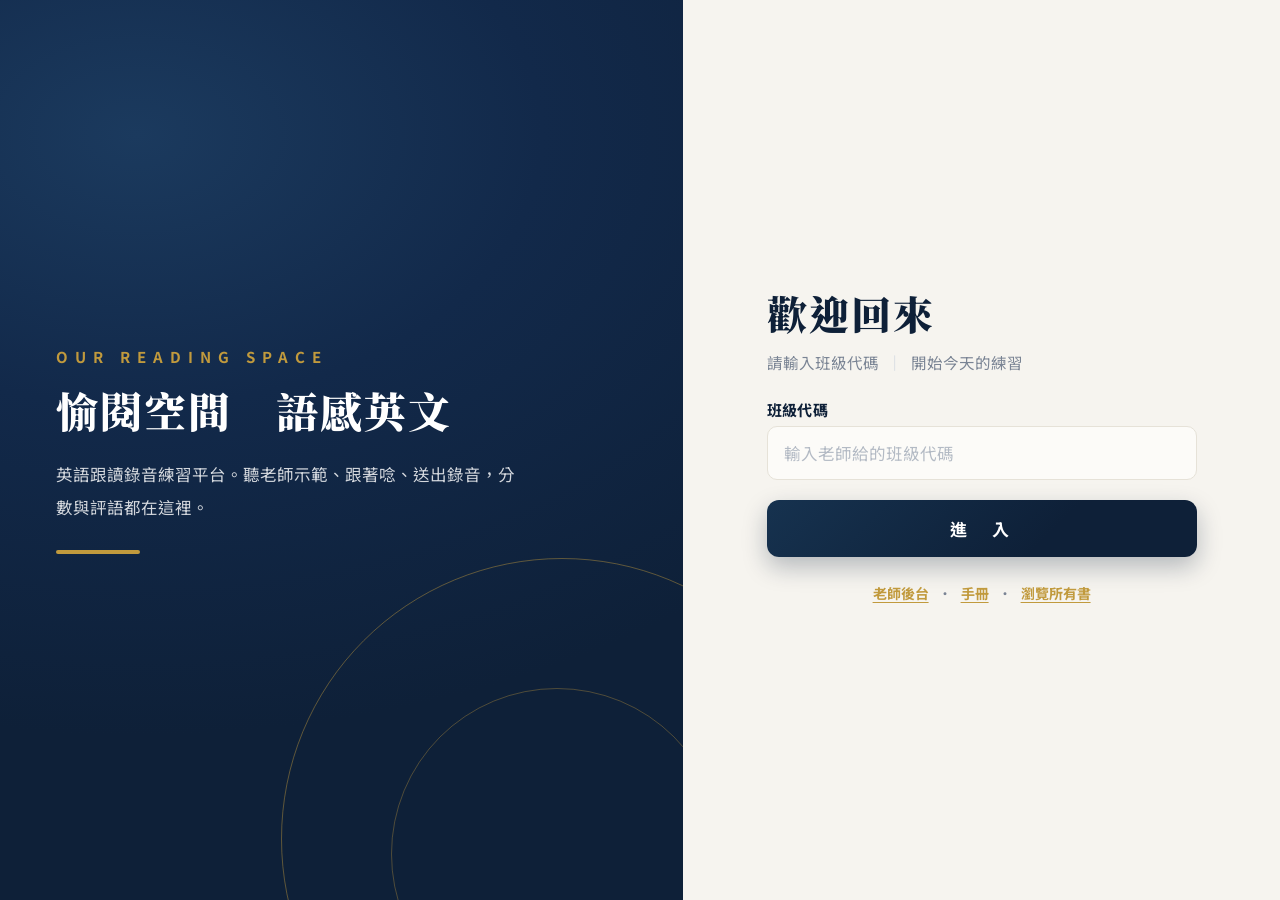
<file: index.html>
<!DOCTYPE html>
<html lang="zh-TW">
<head>
  <meta charset="UTF-8">
  <meta name="viewport" content="width=device-width, initial-scale=1.0">
  <title>學生登入 · 愉閱空間 Our Reading Space</title>
  <link rel="stylesheet" href="assets/app.css?v=20260726a">
</head>
<body>
  <div class="login-split">
    <!-- 左：品牌區 -->
    <div class="login-hero">
      <div class="hero-inner">
        <div class="hero-eyebrow">OUR READING SPACE</div>
        <h1 class="hero-title">愉閱空間　語感英文</h1>
        <p class="hero-desc">英語跟讀錄音練習平台。聽老師示範、跟著唸、送出錄音，分數與評語都在這裡。</p>
        <div class="hero-bar"></div>
      </div>
    </div>

    <!-- 右：登入表單 -->
    <div class="login-panel">
      <div class="login-box">
        <!-- 第一步：班級代碼 -->
        <div id="stepCode">
          <h2 class="panel-title">歡迎回來</h2>
          <p class="panel-sub">請輸入班級代碼<span class="sep">｜</span>開始今天的練習</p>
          <label class="fld">班級代碼</label>
          <input id="codeInput" placeholder="輸入老師給的班級代碼" autocapitalize="off" onkeydown="if(event.key==='Enter')enterCode()">
          <button class="btn btn-primary" onclick="enterCode()">進　入</button>
          <p id="codeMsg" class="status"></p>
        </div>

        <!-- 第二步：選名字 -->
        <div id="stepName" class="hidden">
          <h2 class="panel-title">找到你的名字</h2>
          <p class="panel-sub" id="roomHint"></p>
          <div id="nameList" class="class-links"></div>
          <div id="pinBox" class="hidden">
            <label class="fld">輸入你的 PIN 碼</label>
            <input id="pinInput" type="tel" maxlength="6" placeholder="4 位數" onkeydown="if(event.key==='Enter')doLogin()">
            <button class="btn btn-primary" onclick="doLogin()">登　入</button>
            <p id="pinMsg" class="status"></p>
          </div>
          <div style="height:16px"></div>
          <button class="btn btn-ghost btn-sm" onclick="backToCode()">← 換班級代碼</button>
        </div>

        <p class="login-links">
          <a href="admin.html">老師後台</a> ·
          <a href="manual.html">手冊</a> ·
          <a href="browse.html">瀏覽所有書</a>
        </p>
      </div>
    </div>
  </div>

  <script src="assets/config.js?v=20260724b"></script>
  <script>
    let ROOM = null, STUDENTS = [], PICKED = null;
    const el = id => document.getElementById(id);
    const esc = s => String(s == null ? '' : s).replace(/[&<>"]/g, c => ({ '&': '&amp;', '<': '&lt;', '>': '&gt;', '"': '&quot;' }[c]));
    if (localStorage.getItem('pas_student')) location.replace('my.html');

    async function enterCode() {
      const code = el('codeInput').value.trim();
      if (!code) return;
      el('codeMsg').innerText = '查詢中…';
      try {
        const r = await apiCall({ action: 'roomByCode', code });
        if (!r.ok) { el('codeMsg').innerText = '❌ ' + (r.error || '找不到這個代碼'); return; }
        ROOM = r.room; STUDENTS = r.students;
        el('roomHint').innerText = '班級：' + ROOM.roomName + '｜點選你的名字';
        el('nameList').innerHTML = STUDENTS.length
          ? STUDENTS.map((s, i) => `<a class="class-link" style="cursor:pointer" onclick="pickName(${i})"><span><b>${esc(s.name)}</b></span><span class="go">選我 →</span></a>`).join('')
          : '<p class="hint">這個班還沒有學生，請聯絡老師。</p>';
        el('stepCode').classList.add('hidden'); el('stepName').classList.remove('hidden');
        el('codeMsg').innerText = '';
      } catch (e) { el('codeMsg').innerText = '連線失敗，請稍後再試'; }
    }
    function pickName(i) {
      PICKED = STUDENTS[i];
      if (PICKED.hasPin) { el('pinBox').classList.remove('hidden'); el('pinInput').value = ''; el('pinInput').focus(); }
      else doLogin();
    }
    async function doLogin() {
      if (!PICKED) return;
      const pin = el('pinInput') ? el('pinInput').value.trim() : '';
      el('pinMsg').innerText = '登入中…';
      try {
        const r = await apiCall({ action: 'studentLogin', studentId: PICKED.studentId, pin });
        if (!r.ok) { el('pinMsg').innerText = '❌ ' + (r.error || '登入失敗'); return; }
        localStorage.setItem('pas_student', JSON.stringify({
          studentId: r.student.studentId, name: r.student.name,
          roomId: r.student.roomId, roomName: (r.room && r.room.roomName) || ROOM.roomName || ''
        }));
        location.href = 'my.html';
      } catch (e) { el('pinMsg').innerText = '連線失敗'; }
    }
    function backToCode() {
      el('stepName').classList.add('hidden'); el('stepCode').classList.remove('hidden');
      el('pinBox').classList.add('hidden'); PICKED = null;
    }
  </script>
</body>
</html>
</file>
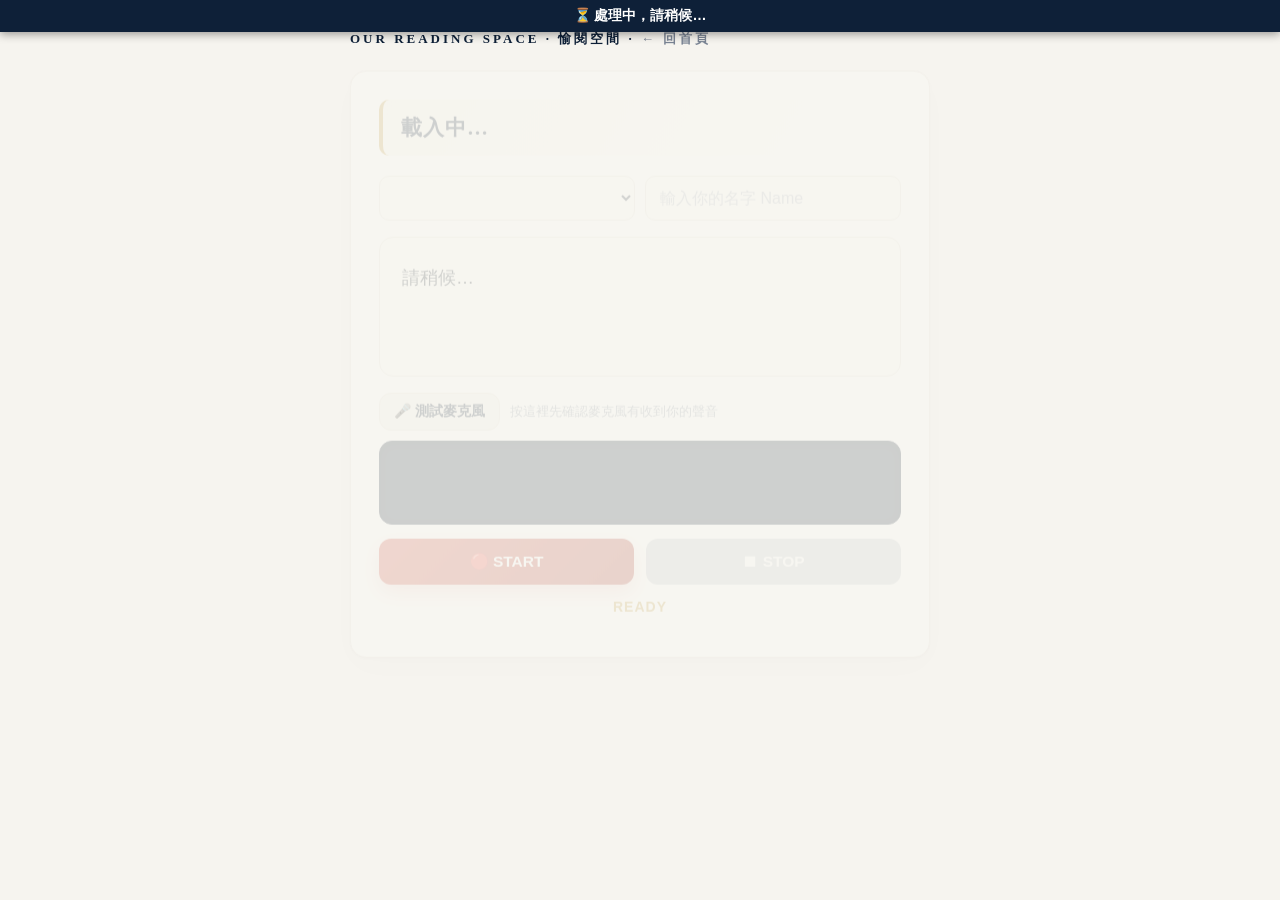
<file: G7/index.html>
<!DOCTYPE html><html lang="zh-TW"><head><meta charset="utf-8">
<meta http-equiv="refresh" content="0; url=../student.html?class=G7">
<title>前往 G7 錄音教室</title></head>
<body><a href="../student.html?class=G7">前往 G7 錄音教室 →</a></body></html>
</file>
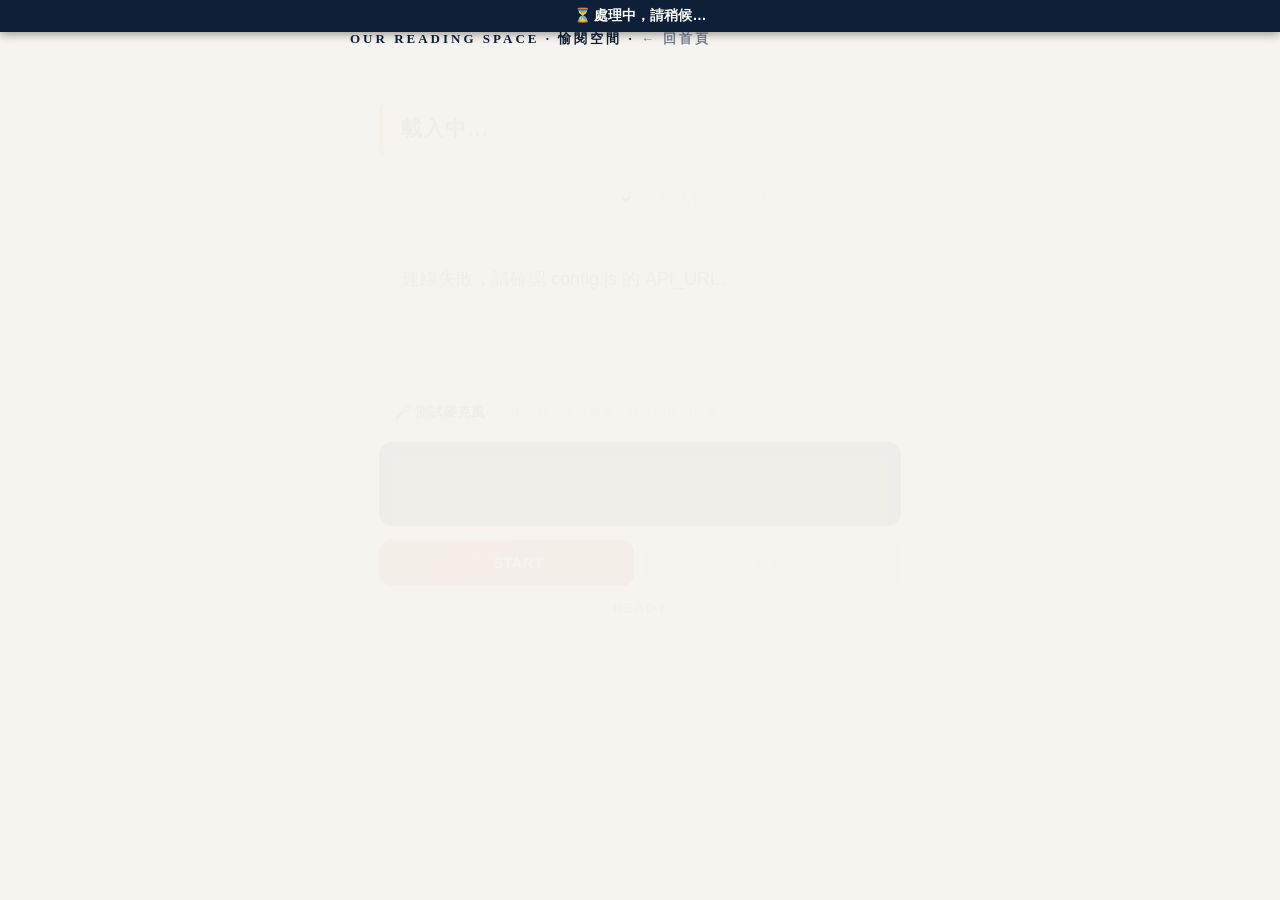
<file: G8/index.html>
<!DOCTYPE html><html lang="zh-TW"><head><meta charset="utf-8">
<meta http-equiv="refresh" content="0; url=../student.html?class=G8">
<title>前往 G8 錄音教室</title></head>
<body><a href="../student.html?class=G8">前往 G8 錄音教室 →</a></body></html>
</file>
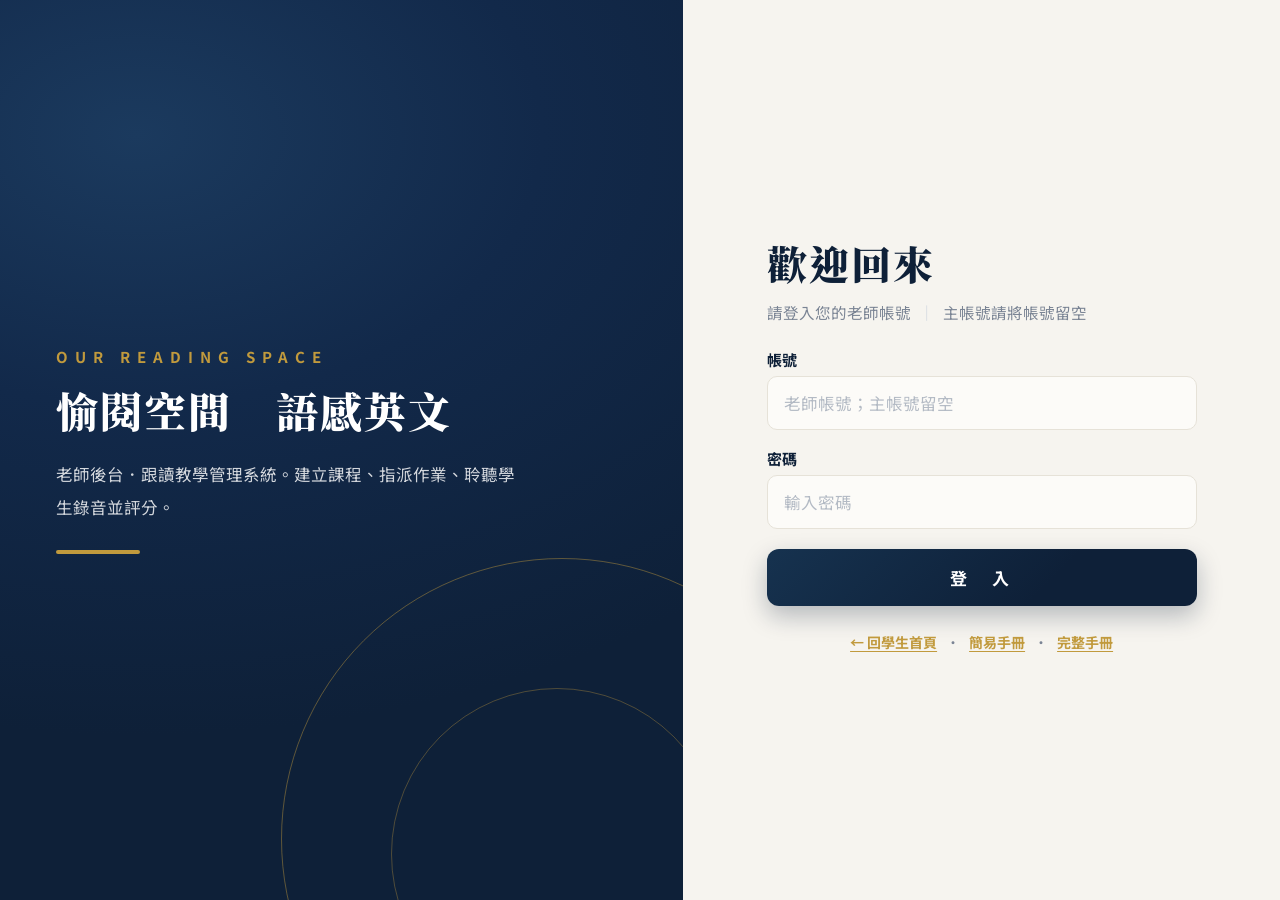
<file: admin.html>
<!DOCTYPE html>
<html lang="zh-TW">
<head>
  <meta charset="UTF-8">
  <meta name="viewport" content="width=device-width, initial-scale=1.0">
  <title>老師後台 · 愉閱空間 Our Reading Space</title>
  <link rel="stylesheet" href="assets/app.css?v=20260726a">
</head>
<body>
  <!-- 登入 -->
  <div class="login-split" id="loginView">
    <div class="login-hero">
      <div class="hero-inner">
        <div class="hero-eyebrow">OUR READING SPACE</div>
        <h1 class="hero-title">愉閱空間　語感英文</h1>
        <p class="hero-desc">老師後台．跟讀教學管理系統。建立課程、指派作業、聆聽學生錄音並評分。</p>
        <div class="hero-bar"></div>
      </div>
    </div>
    <div class="login-panel">
      <div class="login-box">
        <h2 class="panel-title">歡迎回來</h2>
        <p class="panel-sub">請登入您的老師帳號<span class="sep">｜</span>主帳號請將帳號留空</p>
        <label class="fld">帳號</label>
        <input id="userInput" placeholder="老師帳號；主帳號留空" autocapitalize="off" onkeydown="if(event.key==='Enter')doLogin()">
        <label class="fld">密碼</label>
        <input type="password" id="pwInput" placeholder="輸入密碼" onkeydown="if(event.key==='Enter')doLogin()">
        <button class="btn btn-primary" onclick="doLogin()">登　入</button>
        <p id="loginMsg" class="status"></p>
        <p class="login-links">
          <a href="index.html">← 回學生首頁</a> ·
          <a href="quick.html">簡易手冊</a> ·
          <a href="manual.html">完整手冊</a>
        </p>
      </div>
    </div>
  </div>

  <!-- 主控台 -->
  <div class="wrap-wide hidden" id="adminView">
    <div class="toolbar">
      <p class="brand" style="margin:0">OUR READING SPACE · 愉閱空間 · 老師後台</p>
      <span id="whoami" style="color:var(--muted);font-size:13px;margin-left:10px"></span>
      <span class="spacer"></span>
      <button class="btn btn-ghost btn-sm" onclick="refreshAll()">🔄 重新整理</button>
      <button class="btn btn-ghost btn-sm" onclick="logout()">登出</button>
    </div>

    <div class="tabs">
      <div class="tab active" data-tab="rooms" onclick="showTab('rooms')">🏫 班級</div>
      <div class="tab" data-tab="roster" onclick="showTab('roster')">👥 學生名單</div>
      <div class="tab" data-tab="assign" onclick="showTab('assign')">📌 派作業</div>
      <div class="tab" data-tab="subs" onclick="showTab('subs')">🎧 學生錄音</div>
      <div class="tab" data-tab="students" onclick="showTab('students')">👤 繳交彙整</div>
      <div class="tab" data-tab="stats" onclick="showTab('stats')">📊 統計</div>
      <div class="tab" data-tab="lessons" onclick="showTab('lessons')">📚 資源庫</div>
      <div class="tab hidden" data-tab="teachers" onclick="showTab('teachers')">👤 老師帳號</div>
      <div class="tab" data-tab="settings" onclick="showTab('settings')">⚙️ 設定</div>
    </div>

    <!-- 老師帳號（僅主帳號可見）-->
    <div class="card tabpane hidden" id="pane-teachers">
      <div class="toolbar"><b>老師帳號</b><span class="spacer"></span>
        <button class="btn btn-primary btn-sm" onclick="editTeacher()">＋ 新增老師</button></div>
      <p class="hint">主帳號用「帳號留空＋主密碼」登入（權限最高，可管理帳號）。這裡新增的老師，用各自的帳號密碼登入、可管理全部內容但不能管帳號。</p>
      <div style="overflow-x:auto"><table id="teacherTable"></table></div>
    </div>

    <!-- 班級（學生分組）-->
    <div class="card tabpane" id="pane-rooms">
      <div class="toolbar"><b>班級（學生分組）</b><span class="spacer"></span>
        <button class="btn btn-primary btn-sm" onclick="editRoom()">＋ 新增班級</button></div>
      <p class="hint">每個班級有一組「班級代碼」，把代碼發給學生，他們就能登入進到這個班。</p>
      <div style="overflow-x:auto"><table id="roomTable"></table></div>
    </div>
    <!-- 學生名單 -->
    <div class="card tabpane hidden" id="pane-roster">
      <div class="toolbar">
        <select id="rRoom" onchange="renderRoster()" style="max-width:220px"></select>
        <span class="spacer"></span>
        <button class="btn btn-ghost btn-sm" onclick="bulkStudents()">＋ 批次貼上名單</button>
        <button class="btn btn-primary btn-sm" onclick="editStudent()">＋ 新增學生</button>
      </div>
      <div style="overflow-x:auto"><table id="rosterTable"></table></div>
    </div>
    <!-- 派作業 -->
    <div class="card tabpane hidden" id="pane-assign">
      <div class="toolbar">
        <select id="aRoom" onchange="renderAssignments()" style="max-width:220px"></select>
        <span class="spacer"></span>
        <button class="btn btn-primary btn-sm" onclick="editAssignment()">＋ 指派作業</button>
      </div>
      <div style="overflow-x:auto"><table id="assignTable"></table></div>
    </div>

    <!-- 學生錄音 -->
    <div class="card tabpane hidden" id="pane-subs">
      <div class="toolbar">
        <select id="fRoom" onchange="renderSubs()" style="max-width:180px"><option value="">全部班級</option></select>
        <select id="fClass" onchange="renderSubs()" style="max-width:200px"><option value="">全部書本</option></select>
        <select id="fLesson" onchange="renderSubs()" style="max-width:180px"><option value="">全部課次</option></select>
        <input id="fName" placeholder="搜尋學生姓名" oninput="renderSubs()" style="max-width:200px">
        <span class="spacer"></span>
        <span class="hint" id="subCount"></span>
      </div>
      <div style="overflow-x:auto"><table id="subsTable"></table></div>
    </div>

    <!-- 學生繳交狀況 -->
    <div class="card tabpane hidden" id="pane-students">
      <p class="hint">依學生彙整繳交狀況（點姓名展開）。</p>
      <div style="overflow-x:auto"><table id="studentsTable"></table></div>
    </div>

    <!-- 統計 -->
    <div class="card tabpane hidden" id="pane-stats">
      <div class="stat-cards" id="statCards"></div>
      <h3 style="margin:22px 0 8px;font-size:15px">各課次繳交明細</h3>
      <div style="overflow-x:auto"><table id="statTable"></table></div>
    </div>

    <!-- 課程管理 -->
    <div class="card tabpane hidden" id="pane-lessons">
      <div class="toolbar">
        <b>書本</b><span class="spacer"></span>
        <button class="btn btn-primary btn-sm" onclick="editClass()">＋ 新增書本</button>
      </div>
      <div style="overflow-x:auto"><table id="classTable"></table></div>
      <div class="toolbar" style="margin-top:24px">
        <b>課文 / 示範音檔</b><span class="spacer"></span>
        <button class="btn btn-primary btn-sm" onclick="editLesson()">＋ 新增課文</button>
      </div>
      <div style="overflow-x:auto"><table id="lessonTable"></table></div>
    </div>

    <!-- 設定 -->
    <div class="card tabpane hidden" id="pane-settings">
      <div class="title-badge">⚙️ 修改主帳號密碼</div>
      <p class="hint">這是「主帳號」的密碼（帳號留空登入用）。老師個別帳號的密碼請到「👤 老師帳號」修改。</p>
      <div class="grid2">
        <div><label class="fld">新密碼</label><input type="password" id="np1"></div>
        <div><label class="fld">再輸入一次</label><input type="password" id="np2"></div>
      </div>
      <div style="height:14px"></div>
      <button class="btn btn-primary" onclick="changePassword()">更新密碼</button>
      <p id="pwMsg" class="status"></p>
      <div id="elevenCard">
        <hr style="border-color:var(--line);margin:24px 0">
        <div class="title-badge">🎙 AI 朗讀（ElevenLabs）</div>
        <p class="hint">貼上 ElevenLabs 的 API Key 後，編輯課文就能一鍵把課文轉成示範音檔。Key 只存在後端，老師們都能使用此功能。</p>
        <label class="fld">ElevenLabs API Key</label>
        <input type="password" id="elevenKeyInput" placeholder="貼上 API Key（sk_ 開頭）" autocomplete="off">
        <div style="height:10px"></div>
        <button class="btn btn-primary" onclick="saveElevenKey()">儲存 Key</button>
        <p id="elevenMsg" class="status"></p>
      </div>
      <div id="stickerCard">
        <hr style="border-color:var(--line);margin:24px 0">
        <div class="title-badge">🖼 評語圖庫</div>
        <p class="hint">上傳獎勵貼紙、可愛圖案，老師評分時可以直接從圖庫挑一張附在評語旁（可一次選多張上傳）。</p>
        <input type="file" id="stickerFile" accept="image/*" multiple onchange="uploadStickers()" style="padding:8px">
        <p id="stickerMsg" class="status"></p>
        <div id="stickerGrid" style="display:flex;flex-wrap:wrap;gap:10px;margin-top:10px"></div>
      </div>
      <hr style="border-color:var(--line);margin:24px 0">
      <p class="hint">資料與音檔存放在 Supabase（Our Reading Space / english-hq 專案）：學生錄音在 paslab-rec、示範音檔在 paslab-audio，資料表以 paslab_ 開頭。</p>
    </div>
  </div>

  <!-- 編輯彈窗 -->
  <div id="modal" class="hidden" style="position:fixed;inset:0;background:rgba(0,0,0,.7);display:flex;align-items:center;justify-content:center;padding:20px;z-index:50">
    <div class="card" style="max-width:640px;width:100%;max-height:90vh;overflow:auto;margin:0" id="modalBody"></div>
  </div>

  <script src="assets/config.js?v=20260724b"></script>
  <script src="assets/admin.js?v=20260726d"></script>
</body>
</html>
</file>
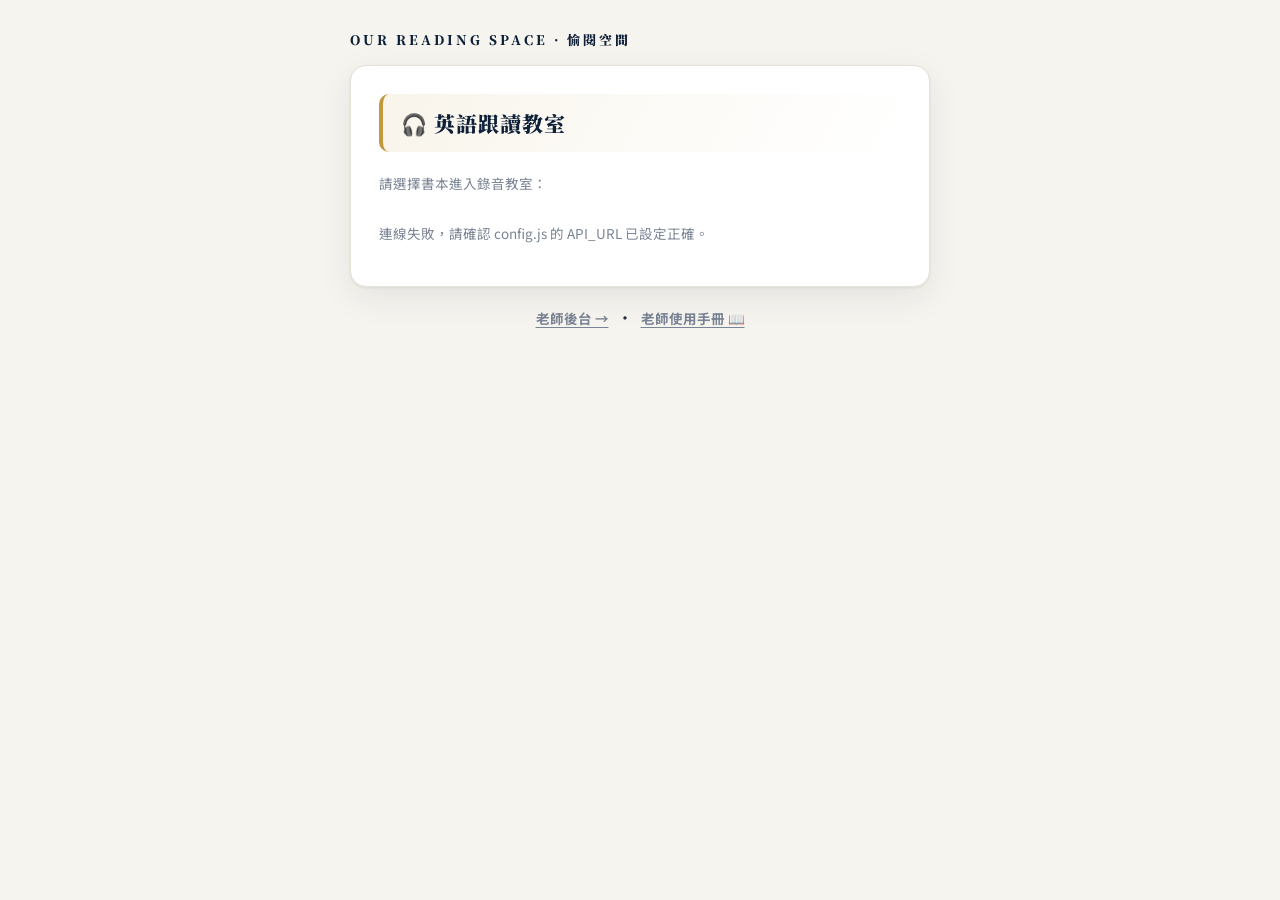
<file: browse.html>
<!DOCTYPE html>
<html lang="zh-TW">
<head>
  <meta charset="UTF-8">
  <meta name="viewport" content="width=device-width, initial-scale=1.0">
  <title>愉閱空間 Our Reading Space · 英語跟讀教室</title>
  <link rel="stylesheet" href="assets/app.css?v=20260726a">
</head>
<body>
  <div class="wrap">
    <p class="brand">OUR READING SPACE · 愉閱空間</p>
    <div class="card">
      <div class="title-badge">🎧 英語跟讀教室</div>
      <p class="hint">請選擇書本進入錄音教室：</p>
      <div id="classList" class="class-links">
        <p class="hint" id="loading">載入中…</p>
      </div>
    </div>
    <p style="text-align:center"><a href="admin.html" class="hint">老師後台 →</a> &nbsp;·&nbsp; <a href="manual.html" class="hint">老師使用手冊 📖</a></p>
  </div>

  <script src="assets/config.js?v=20260724b"></script>
  <script>
    (async () => {
      const box = document.getElementById('classList');
      try {
        const r = await apiCall({ action: 'classes' });
        if (!r.ok || !r.classes.length) { box.innerHTML = '<p class="hint">尚未建立任何書本，請先到老師後台新增。</p>'; return; }
        box.innerHTML = r.classes.slice().sort((a, b) => (a.order || 0) - (b.order || 0)).map(b => `
          <a class="class-link" href="student.html?class=${encodeURIComponent(b.classId)}">
            <span><b>${esc(b.bookTitle || b.classId)}</b></span>
            <span class="go">進入 →</span>
          </a>`).join('');
      } catch (e) {
        box.innerHTML = '<p class="hint">連線失敗，請確認 config.js 的 API_URL 已設定正確。</p>';
      }
    })();
    function esc(s){ return String(s==null?'':s).replace(/[&<>"]/g, c => ({'&':'&amp;','<':'&lt;','>':'&gt;','"':'&quot;'}[c])); }
  </script>
</body>
</html>
</file>
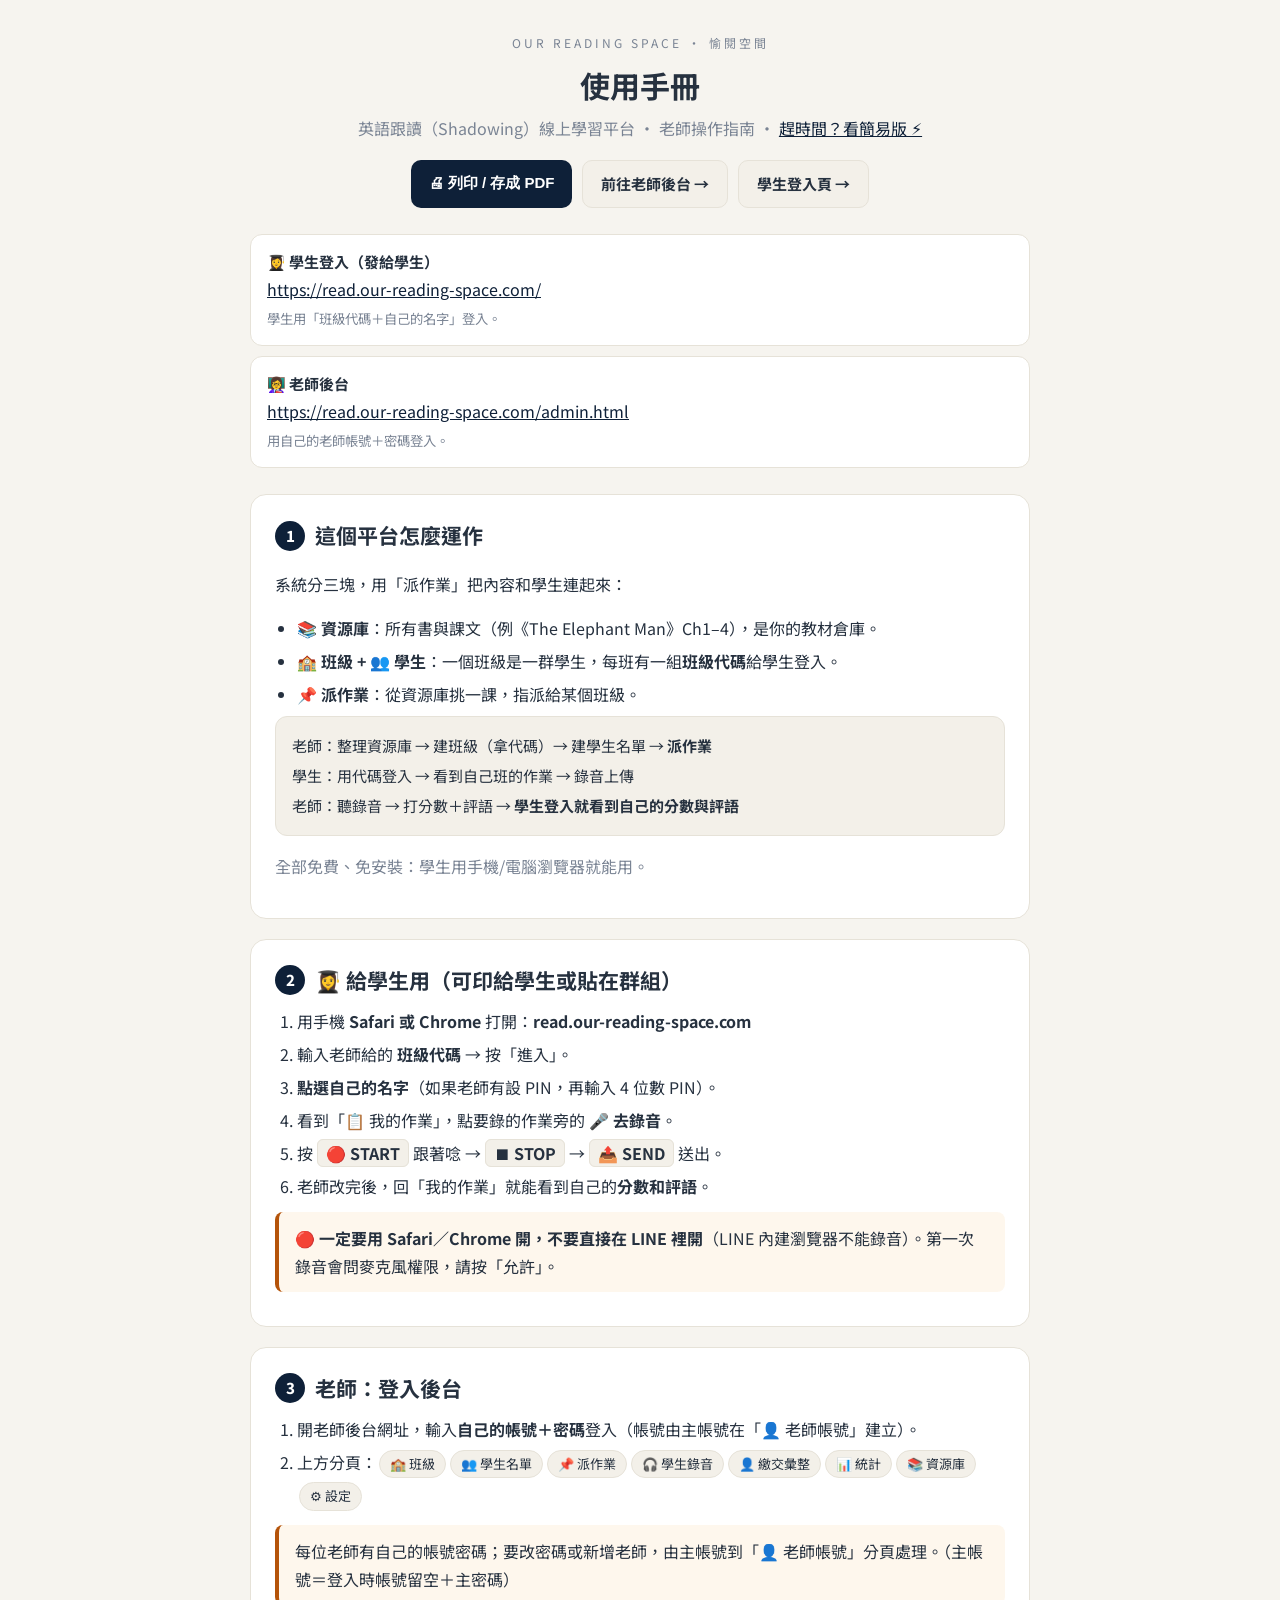
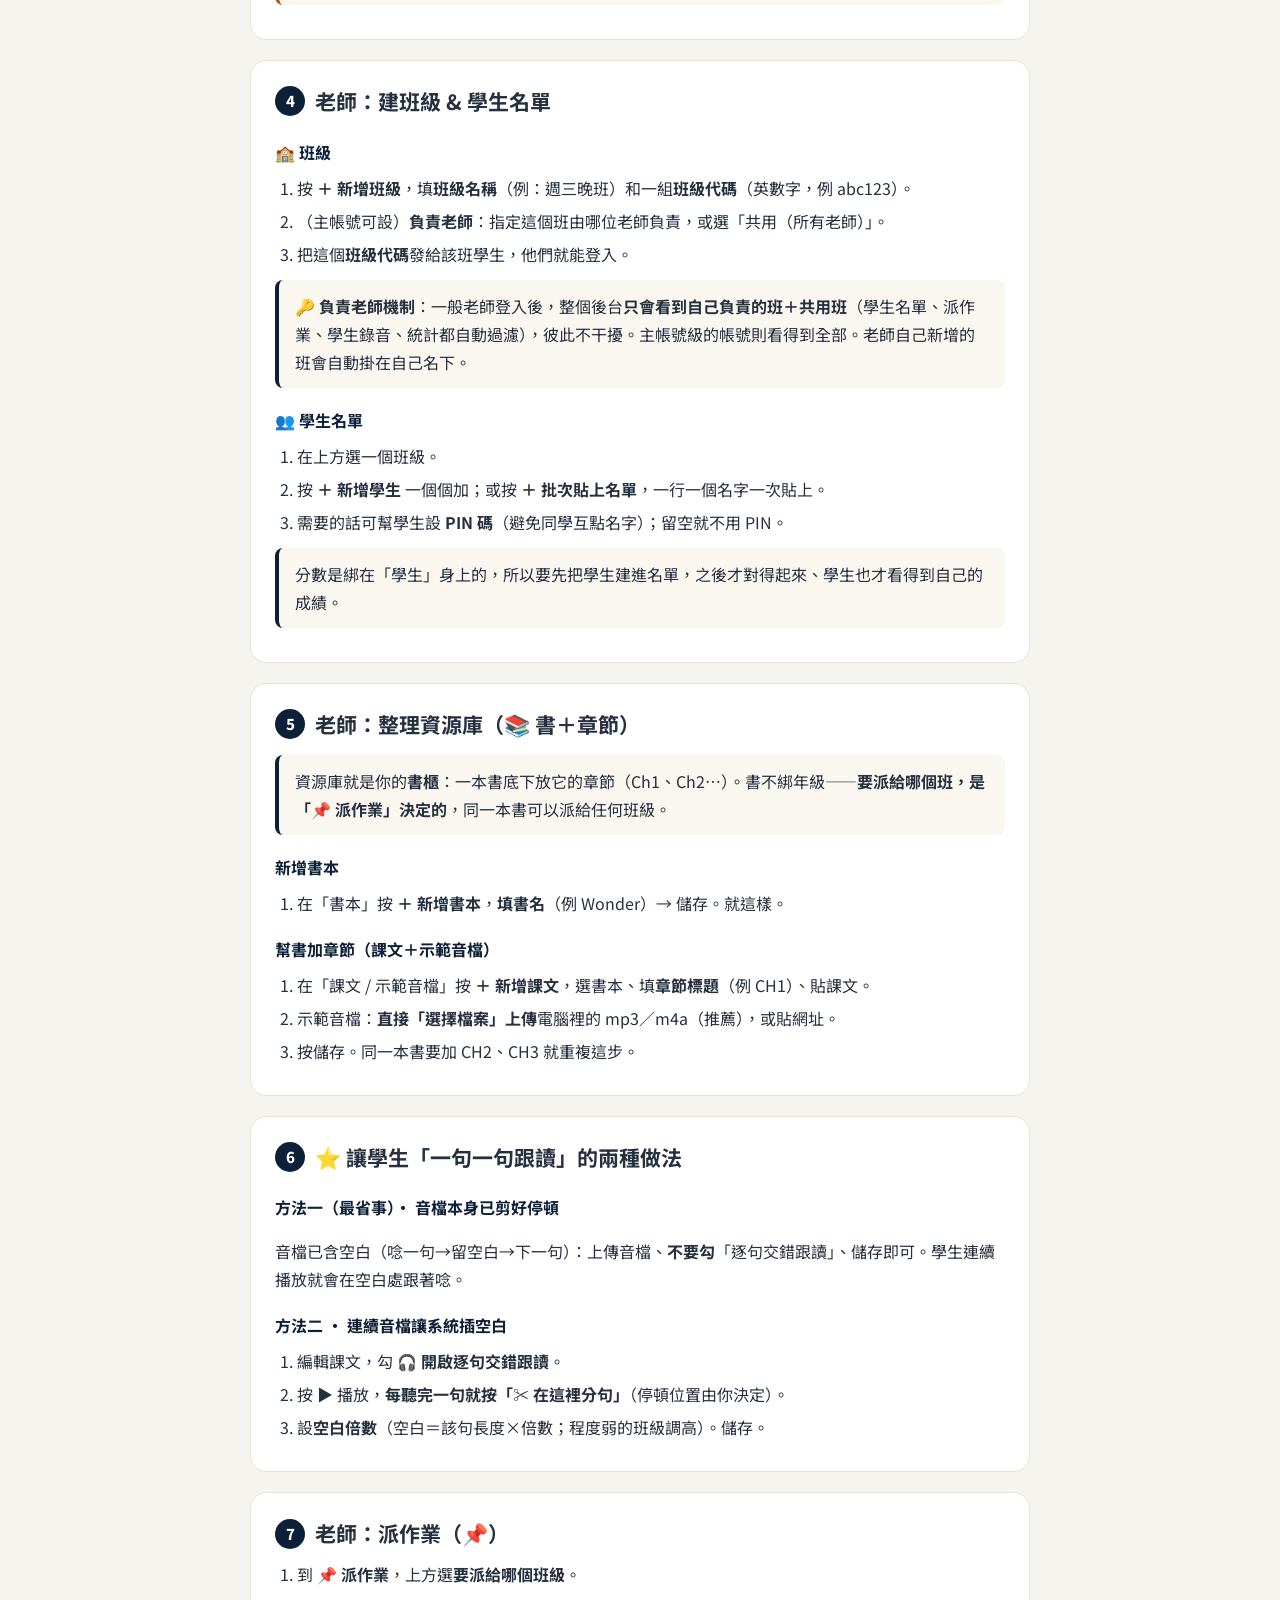
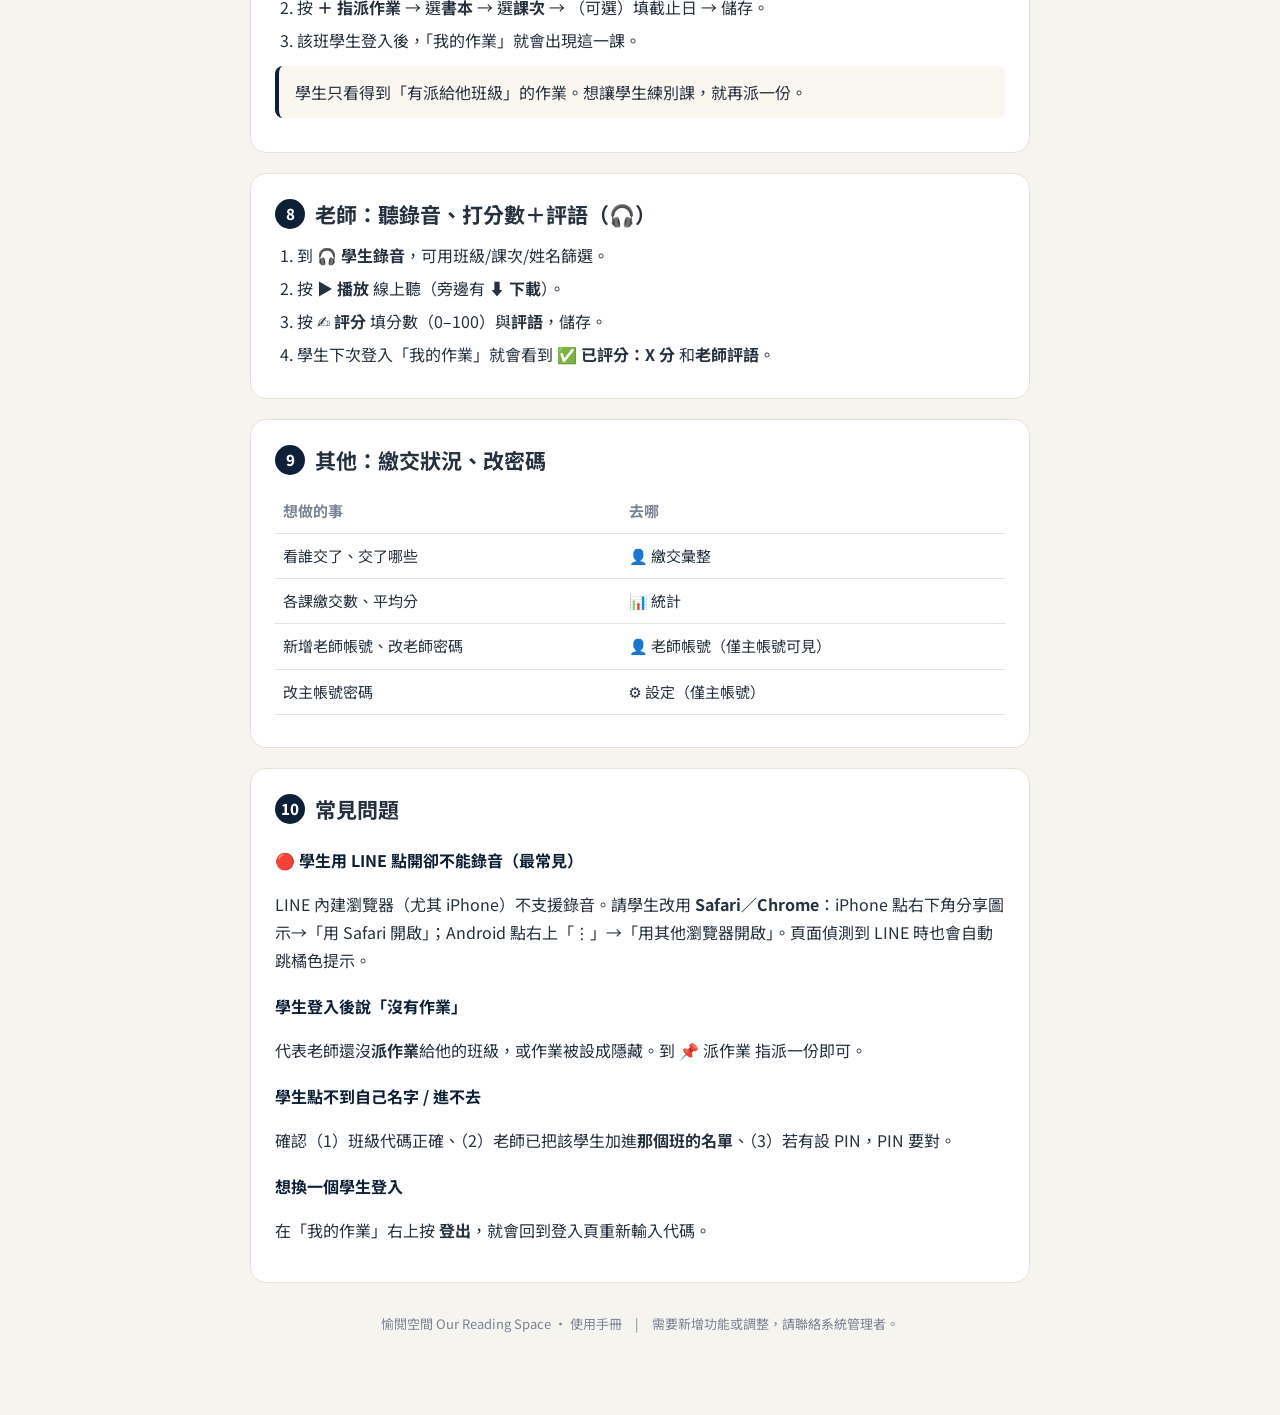
<file: manual.html>
<!DOCTYPE html>
<html lang="zh-TW">
<head>
  <meta charset="UTF-8">
  <meta name="viewport" content="width=device-width, initial-scale=1.0">
  <title>使用手冊 · 愉閱空間 Our Reading Space</title>
  <style>
    @import url("https://fonts.googleapis.com/css2?family=Noto+Sans+TC:wght@400;500;700;900&display=swap");
    :root { --primary:#0e2038; --bg:#f6f4ef; --card:#ffffff; --card2:#f3f0e9; --text:#26313f; --muted:#7a8494; --line:#e6e2d8; --warn:#b45309; }
    * { box-sizing:border-box; }
    body { margin:0; background:var(--bg); color:var(--text);
      font-family:"Noto Sans TC","Segoe UI",system-ui,-apple-system,"PingFang TC","Microsoft JhengHei",sans-serif; line-height:1.75; }
    .wrap { max-width:820px; margin:0 auto; padding:32px 20px 80px; }
    header.top { text-align:center; margin-bottom:8px; }
    .brand { letter-spacing:3px; color:var(--muted); font-size:12px; }
    h1 { font-size:30px; margin:6px 0 2px; }
    .sub { color:var(--muted); margin-top:0; }
    .toolbar { display:flex; gap:10px; justify-content:center; margin:18px 0 26px; flex-wrap:wrap; }
    .btn { background:var(--primary); color:#ffffff; border:none; border-radius:10px; padding:10px 18px;
      font-weight:700; font-size:15px; cursor:pointer; text-decoration:none; display:inline-block; }
    .btn.ghost { background:var(--card2); color:var(--text); border:1px solid var(--line); }
    .links { display:grid; gap:10px; grid-template-columns:1fr; margin-bottom:26px; }
    .linkrow { background:var(--card); border:1px solid var(--line); border-radius:12px; padding:14px 16px; }
    .linkrow b { display:block; font-size:15px; }
    .linkrow a { color:var(--primary); word-break:break-all; }
    .linkrow small { color:var(--muted); }
    section { background:var(--card); border:1px solid var(--line); border-radius:16px; padding:22px 24px; margin-bottom:20px; }
    section h2 { font-size:21px; margin:0 0 6px; display:flex; align-items:center; gap:10px; }
    section h2 .n { background:var(--primary); color:#ffffff; width:30px; height:30px; border-radius:50%;
      display:inline-flex; align-items:center; justify-content:center; font-size:15px; font-weight:800; flex:none; }
    h3 { font-size:16px; margin:18px 0 6px; color:var(--primary); }
    ol, ul { padding-left:22px; margin:8px 0; }
    li { margin:5px 0; }
    .kbd { background:var(--card2); border:1px solid var(--line); border-radius:6px; padding:1px 8px; font-weight:700; white-space:nowrap; }
    .tag { display:inline-block; background:var(--card2); border:1px solid var(--line); border-radius:20px; padding:2px 10px; font-size:13px; margin:2px 2px; }
    .callout { border-left:4px solid var(--primary); background:rgba(193,154,61,.08); padding:12px 16px; border-radius:8px; margin:12px 0; }
    .callout.warn { border-left-color:var(--warn); background:rgba(246,173,85,.10); }
    .muted { color:var(--muted); }
    table { width:100%; border-collapse:collapse; margin:10px 0; font-size:15px; }
    th,td { text-align:left; padding:9px 8px; border-bottom:1px solid var(--line); vertical-align:top; }
    th { color:var(--muted); font-weight:700; }
    .step { background:var(--card2); border:1px solid var(--line); border-radius:10px; padding:12px 14px; margin:8px 0; }
    .flow { background:var(--card2); border:1px solid var(--line); border-radius:12px; padding:14px 16px; font-size:15px; line-height:2; }
    footer { text-align:center; color:var(--muted); font-size:13px; margin-top:30px; }
    a { color:var(--primary); }
    @media print {
      body { background:#fff; color:#111; }
      .wrap { max-width:100%; padding:0; }
      .toolbar { display:none; }
      section, .linkrow, .step, .callout, .flow { border-color:#ccc; background:#fff !important; -webkit-print-color-adjust:exact; break-inside:avoid; }
      section h2 .n { background:#111; color:#fff; }
      h2, h3 { color:#111; } a { color:#111; } .callout { border-left-color:#111; }
    }
  </style>
</head>
<body>
<div class="wrap">
  <header class="top">
    <div class="brand">OUR READING SPACE · 愉閱空間</div>
    <h1>使用手冊</h1>
    <p class="sub">英語跟讀（Shadowing）線上學習平台 · 老師操作指南 · <a href="quick.html">趕時間？看簡易版 ⚡</a></p>
  </header>

  <div class="toolbar">
    <button class="btn" onclick="window.print()">🖨 列印 / 存成 PDF</button>
    <a class="btn ghost" href="admin.html">前往老師後台 →</a>
    <a class="btn ghost" href="index.html">學生登入頁 →</a>
  </div>

  <div class="links">
    <div class="linkrow"><b>👩‍🎓 學生登入（發給學生）</b><a href="https://read.our-reading-space.com/">https://read.our-reading-space.com/</a><br><small>學生用「班級代碼＋自己的名字」登入。</small></div>
    <div class="linkrow"><b>👩‍🏫 老師後台</b><a href="https://read.our-reading-space.com/admin.html">https://read.our-reading-space.com/admin.html</a><br><small>用自己的老師帳號＋密碼登入。</small></div>
  </div>

  <section>
    <h2><span class="n">1</span>這個平台怎麼運作</h2>
    <p>系統分三塊，用「派作業」把內容和學生連起來：</p>
    <ul>
      <li><b>📚 資源庫</b>：所有書與課文（例《The Elephant Man》Ch1–4），是你的教材倉庫。</li>
      <li><b>🏫 班級 + 👥 學生</b>：一個班級是一群學生，每班有一組<b>班級代碼</b>給學生登入。</li>
      <li><b>📌 派作業</b>：從資源庫挑一課，指派給某個班級。</li>
    </ul>
    <div class="flow">
      老師：整理資源庫 → 建班級（拿代碼）→ 建學生名單 → <b>派作業</b><br>
      學生：用代碼登入 → 看到自己班的作業 → 錄音上傳<br>
      老師：聽錄音 → 打分數＋評語 → <b>學生登入就看到自己的分數與評語</b>
    </div>
    <p class="muted">全部免費、免安裝：學生用手機/電腦瀏覽器就能用。</p>
  </section>

  <section>
    <h2><span class="n">2</span>👩‍🎓 給學生用（可印給學生或貼在群組）</h2>
    <ol>
      <li>用手機 <b>Safari 或 Chrome</b> 打開：<b>read.our-reading-space.com</b></li>
      <li>輸入老師給的 <b>班級代碼</b> → 按「進入」。</li>
      <li><b>點選自己的名字</b>（如果老師有設 PIN，再輸入 4 位數 PIN）。</li>
      <li>看到「📋 我的作業」，點要錄的作業旁的 <b>🎤 去錄音</b>。</li>
      <li>按 <span class="kbd">🔴 START</span> 跟著唸 → <span class="kbd">⏹ STOP</span> → <span class="kbd">📤 SEND</span> 送出。</li>
      <li>老師改完後，回「我的作業」就能看到自己的<b>分數和評語</b>。</li>
    </ol>
    <div class="callout warn">🔴 <b>一定要用 Safari／Chrome 開，不要直接在 LINE 裡開</b>（LINE 內建瀏覽器不能錄音）。第一次錄音會問麥克風權限，請按「允許」。</div>
  </section>

  <section>
    <h2><span class="n">3</span>老師：登入後台</h2>
    <ol>
      <li>開老師後台網址，輸入<b>自己的帳號＋密碼</b>登入（帳號由主帳號在「👤 老師帳號」建立）。</li>
      <li>上方分頁：<span class="tag">🏫 班級</span><span class="tag">👥 學生名單</span><span class="tag">📌 派作業</span><span class="tag">🎧 學生錄音</span><span class="tag">👤 繳交彙整</span><span class="tag">📊 統計</span><span class="tag">📚 資源庫</span><span class="tag">⚙️ 設定</span></li>
    </ol>
    <div class="callout warn">每位老師有自己的帳號密碼；要改密碼或新增老師，由主帳號到「👤 老師帳號」分頁處理。（主帳號＝登入時帳號留空＋主密碼）</div>
  </section>

  <section>
    <h2><span class="n">4</span>老師：建班級 &amp; 學生名單</h2>
    <h3>🏫 班級</h3>
    <ol>
      <li>按 <b>＋ 新增班級</b>，填<b>班級名稱</b>（例：週三晚班）和一組<b>班級代碼</b>（英數字，例 abc123）。</li>
      <li>（主帳號可設）<b>負責老師</b>：指定這個班由哪位老師負責，或選「共用（所有老師）」。</li>
      <li>把這個<b>班級代碼</b>發給該班學生，他們就能登入。</li>
    </ol>
    <div class="callout">🔑 <b>負責老師機制</b>：一般老師登入後，整個後台<b>只會看到自己負責的班＋共用班</b>（學生名單、派作業、學生錄音、統計都自動過濾），彼此不干擾。主帳號級的帳號則看得到全部。老師自己新增的班會自動掛在自己名下。</div>
    <h3>👥 學生名單</h3>
    <ol>
      <li>在上方選一個班級。</li>
      <li>按 <b>＋ 新增學生</b> 一個個加；或按 <b>＋ 批次貼上名單</b>，一行一個名字一次貼上。</li>
      <li>需要的話可幫學生設 <b>PIN 碼</b>（避免同學互點名字）；留空就不用 PIN。</li>
    </ol>
    <div class="callout">分數是綁在「學生」身上的，所以要先把學生建進名單，之後才對得起來、學生也才看得到自己的成績。</div>
  </section>

  <section>
    <h2><span class="n">5</span>老師：整理資源庫（📚 書＋章節）</h2>
    <div class="callout">資源庫就是你的<b>書櫃</b>：一本書底下放它的章節（Ch1、Ch2…）。書不綁年級——<b>要派給哪個班，是「📌 派作業」決定的</b>，同一本書可以派給任何班級。</div>
    <h3>新增書本</h3>
    <ol>
      <li>在「書本」按 <b>＋ 新增書本</b>，<b>填書名</b>（例 Wonder）→ 儲存。就這樣。</li>
    </ol>
    <h3>幫書加章節（課文＋示範音檔）</h3>
    <ol>
      <li>在「課文 / 示範音檔」按 <b>＋ 新增課文</b>，選書本、填<b>章節標題</b>（例 CH1）、貼課文。</li>
      <li>示範音檔：<b>直接「選擇檔案」上傳</b>電腦裡的 mp3／m4a（推薦），或貼網址。</li>
      <li>按儲存。同一本書要加 CH2、CH3 就重複這步。</li>
    </ol>
  </section>

  <section>
    <h2><span class="n">6</span>⭐ 讓學生「一句一句跟讀」的兩種做法</h2>
    <h3>方法一（最省事）· 音檔本身已剪好停頓</h3>
    <p>音檔已含空白（唸一句→留空白→下一句）：上傳音檔、<b>不要勾</b>「逐句交錯跟讀」、儲存即可。學生連續播放就會在空白處跟著唸。</p>
    <h3>方法二 · 連續音檔讓系統插空白</h3>
    <ol>
      <li>編輯課文，勾 <b>🎧 開啟逐句交錯跟讀</b>。</li>
      <li>按 ▶ 播放，<b>每聽完一句就按「✂ 在這裡分句」</b>（停頓位置由你決定）。</li>
      <li>設<b>空白倍數</b>（空白＝該句長度×倍數；程度弱的班級調高）。儲存。</li>
    </ol>
  </section>

  <section>
    <h2><span class="n">7</span>老師：派作業（📌）</h2>
    <ol>
      <li>到 <b>📌 派作業</b>，上方選<b>要派給哪個班級</b>。</li>
      <li>按 <b>＋ 指派作業</b> → 選<b>書本</b> → 選<b>課次</b> → （可選）填截止日 → 儲存。</li>
      <li>該班學生登入後，「我的作業」就會出現這一課。</li>
    </ol>
    <div class="callout">學生只看得到「有派給他班級」的作業。想讓學生練別課，就再派一份。</div>
  </section>

  <section>
    <h2><span class="n">8</span>老師：聽錄音、打分數＋評語（🎧）</h2>
    <ol>
      <li>到 <b>🎧 學生錄音</b>，可用班級/課次/姓名篩選。</li>
      <li>按 <b>▶ 播放</b> 線上聽（旁邊有 <b>⬇ 下載</b>）。</li>
      <li>按 <b>✍ 評分</b> 填分數（0–100）與<b>評語</b>，儲存。</li>
      <li>學生下次登入「我的作業」就會看到 <b>✅ 已評分：X 分</b> 和<b>老師評語</b>。</li>
    </ol>
  </section>

  <section>
    <h2><span class="n">9</span>其他：繳交狀況、改密碼</h2>
    <table>
      <tr><th>想做的事</th><th>去哪</th></tr>
      <tr><td>看誰交了、交了哪些</td><td>👤 繳交彙整</td></tr>
      <tr><td>各課繳交數、平均分</td><td>📊 統計</td></tr>
      <tr><td>新增老師帳號、改老師密碼</td><td>👤 老師帳號（僅主帳號可見）</td></tr>
      <tr><td>改主帳號密碼</td><td>⚙️ 設定（僅主帳號）</td></tr>
    </table>
  </section>

  <section>
    <h2><span class="n">10</span>常見問題</h2>
    <h3>🔴 學生用 LINE 點開卻不能錄音（最常見）</h3>
    <p>LINE 內建瀏覽器（尤其 iPhone）不支援錄音。請學生改用 <b>Safari／Chrome</b>：iPhone 點右下角分享圖示→「用 Safari 開啟」；Android 點右上「⋮」→「用其他瀏覽器開啟」。頁面偵測到 LINE 時也會自動跳橘色提示。</p>
    <h3>學生登入後說「沒有作業」</h3>
    <p>代表老師還沒<b>派作業</b>給他的班級，或作業被設成隱藏。到 📌 派作業 指派一份即可。</p>
    <h3>學生點不到自己名字 / 進不去</h3>
    <p>確認（1）班級代碼正確、（2）老師已把該學生加進<b>那個班的名單</b>、（3）若有設 PIN，PIN 要對。</p>
    <h3>想換一個學生登入</h3>
    <p>在「我的作業」右上按 <b>登出</b>，就會回到登入頁重新輸入代碼。</p>
  </section>

  <footer>愉閱空間 Our Reading Space · 使用手冊　|　需要新增功能或調整，請聯絡系統管理者。</footer>
</div>
</body>
</html>
</file>
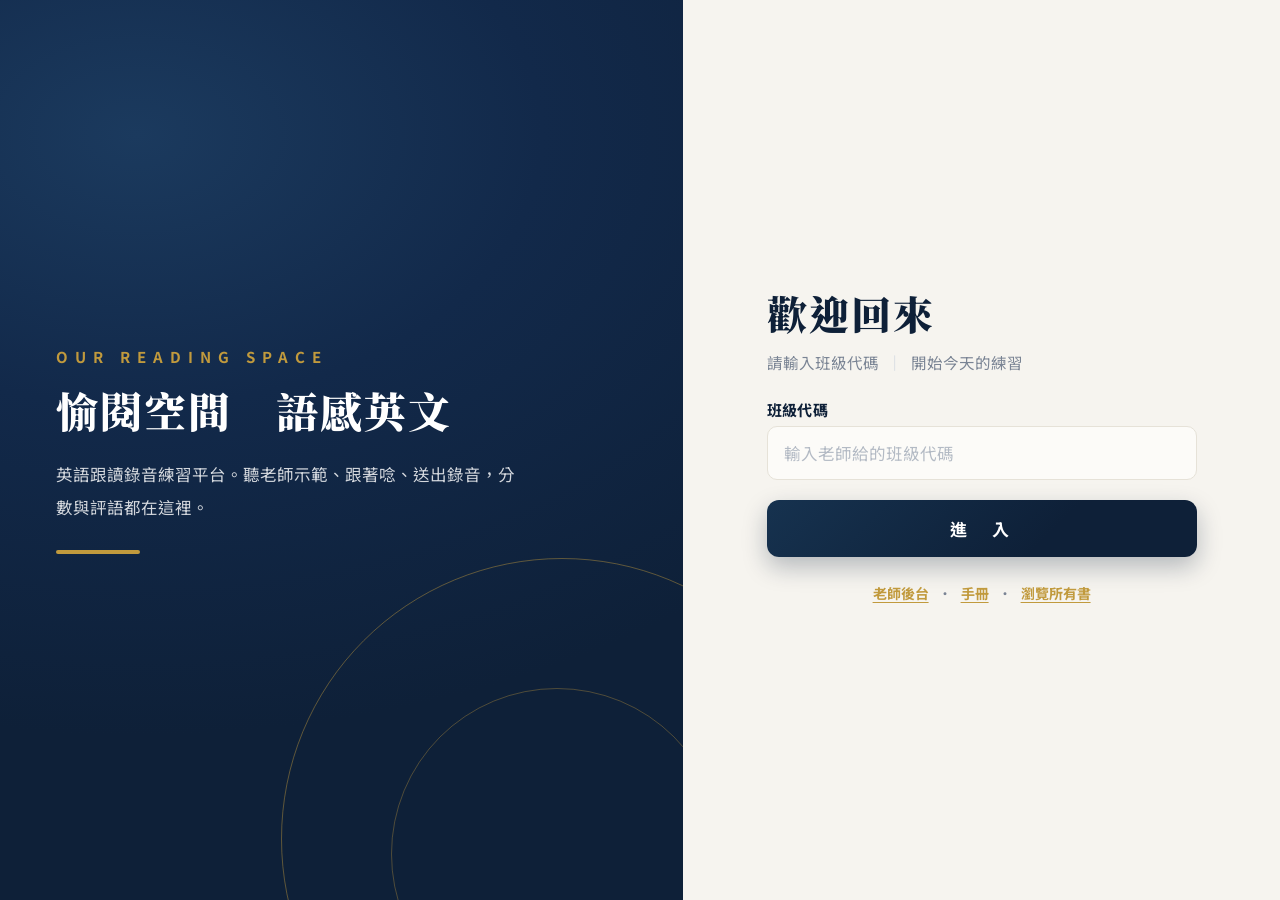
<file: my.html>
<!DOCTYPE html>
<html lang="zh-TW">
<head>
  <meta charset="UTF-8">
  <meta name="viewport" content="width=device-width, initial-scale=1.0">
  <title>我的作業 · 愉閱空間 Our Reading Space</title>
  <link rel="stylesheet" href="assets/app.css?v=20260726a">
</head>
<body>
  <div class="wrap">
    <div class="toolbar">
      <span class="brand" id="hello">…</span>
      <span class="spacer"></span>
      <button class="btn btn-ghost btn-sm" onclick="location.reload()">🔄 重新整理</button>
      <button class="btn btn-ghost btn-sm" onclick="changePin()">🔒 PIN 碼</button>
      <button class="btn btn-ghost btn-sm" onclick="logout()">登出</button>
    </div>
    <div class="card">
      <div class="title-badge">📋 我的作業</div>
      <div id="list"><p class="hint">載入中…</p></div>
    </div>
    <div class="card">
      <div class="title-badge">🎵 我的錄音紀錄</div>
      <p class="hint">你交過的每一次錄音都存在這裡，隨時可以回聽、看自己的進步。</p>
      <div id="recList"><p class="hint">載入中…</p></div>
    </div>
  </div>

  <script src="assets/config.js?v=20260724b"></script>
  <script>
    const el = id => document.getElementById(id);
    const esc = s => String(s == null ? '' : s).replace(/[&<>"]/g, c => ({ '&': '&amp;', '<': '&lt;', '>': '&gt;', '"': '&quot;' }[c]));
    const STU = (() => { try { return JSON.parse(localStorage.getItem('pas_student') || 'null'); } catch (e) { return null; } })();
    if (!STU) location.replace('index.html');
    function logout() { localStorage.removeItem('pas_student'); location.href = 'index.html'; }

    (async () => {
      if (!STU) return;
      el('hello').innerHTML = '👋 ' + esc(STU.name) + '　<span style="color:var(--muted);font-size:12px;letter-spacing:0">' + esc(STU.roomName || '') + '</span>';
      try {
        const r = await apiCall({ action: 'myAssignments', roomId: STU.roomId, studentId: STU.studentId });
        const box = el('list');
        if (!r.ok) { box.innerHTML = '<p class="hint">載入失敗，請重新整理。</p>'; return; }
        if (!r.assignments.length) { box.innerHTML = '<p class="hint">目前老師還沒有派作業給你 🎉<br>過陣子再回來看看。</p>'; return; }
        box.innerHTML = r.assignments.map(a => {
          const reviewed = a.status === 'reviewed';
          const hasScore = a.score !== '' && a.score != null;
          const badge = reviewed ? (hasScore ? `<span class="pill reviewed">✅ 評等：${esc(a.score)}${/^\d+$/.test(String(a.score)) ? ' 分' : ''}</span>` : '<span class="pill reviewed">✅ 老師已看過</span>')
            : (a.done ? '<span class="pill new">📨 已繳交・等待老師評分</span>'
              : '<span class="pill" style="background:var(--card2);color:var(--muted);border:1px solid var(--line)">尚未錄音</span>');
          const img = reviewed && a.commentImg ? `<div style="margin-top:8px"><img src="${esc(a.commentImg)}" style="max-width:180px;max-height:140px;border-radius:12px"></div>` : '';
          const cmt = (reviewed && a.comment ? `<div style="margin-top:8px;color:var(--text);background:var(--card2);border:1px solid var(--line);border-radius:8px;padding:10px 12px"><b style="color:var(--primary)">老師評語：</b>${esc(a.comment)}</div>` : '') + img;
          const due = a.dueDate ? ` <small style="color:var(--muted)">· 截止 ${esc(a.dueDate)}</small>` : '';
          const link = `student.html?class=${encodeURIComponent(a.classId)}&lesson=${encodeURIComponent(a.lessonId)}&assign=${encodeURIComponent(a.assignId)}`;
          return `<div style="background:var(--card2);border:1px solid var(--line);border-radius:14px;padding:16px;margin-bottom:12px">
              <div style="font-size:17px;font-weight:700">${esc(a.bookTitle)} · ${esc(a.lessonLabel)}${due}</div>
              <div style="margin:8px 0">${badge}</div>${cmt}
              <a class="btn btn-primary btn-sm" style="display:inline-block;text-decoration:none;margin-top:6px" href="${link}">${a.done ? '🎤 重新錄音' : '🎤 去錄音'}</a>
            </div>`;
        }).join('');
      } catch (e) { el('list').innerHTML = '<p class="hint">連線失敗，請重新整理。</p>'; }
    })();

    // 我的錄音紀錄：每一筆都能回聽
    (async () => {
      if (!STU) return;
      const box = el('recList');
      try {
        const r = await apiCall({ action: 'mySubmissions', studentId: STU.studentId });
        if (!r.ok) { box.innerHTML = '<p class="hint">載入失敗，請重新整理。</p>'; return; }
        if (!r.submissions.length) { box.innerHTML = '<p class="hint">還沒有錄音。交出第一份作業後，就會出現在這裡！</p>'; return; }
        box.innerHTML = r.submissions.map(s => {
          const reviewed = s.status === 'reviewed';
          const hasScore = s.score !== '' && s.score != null;
          const badge = reviewed ? (hasScore ? `<span class="pill reviewed">✅ ${esc(s.score)}${/^\d+$/.test(String(s.score)) ? ' 分' : ''}</span>` : '<span class="pill reviewed">✅ 老師已看過</span>') : '<span class="pill new">等待評分</span>';
          const img2 = reviewed && s.commentImg ? `<div style="margin-top:6px"><img src="${esc(s.commentImg)}" style="max-width:150px;max-height:120px;border-radius:10px"></div>` : '';
          const cmt = (reviewed && s.comment ? `<div style="margin-top:6px;color:var(--text);font-size:14px"><b style="color:var(--primary)">老師評語：</b>${esc(s.comment)}</div>` : '') + img2;
          return `<div style="background:var(--card2);border:1px solid var(--line);border-radius:12px;padding:12px 14px;margin-bottom:10px">
            <div style="display:flex;align-items:center;gap:10px;flex-wrap:wrap">
              <b>${esc(s.bookTitle)} · ${esc(s.lessonLabel)}</b>${badge}
              <small style="color:var(--muted)">${esc(s.timestamp)}</small>
              <button class="btn btn-ghost btn-sm" onclick="playMine(${s.id}, this)">▶ 回聽</button>
            </div>
            <div class="playerHolder"></div>${cmt}
          </div>`;
        }).join('');
      } catch (e) { box.innerHTML = '<p class="hint">連線失敗，請重新整理。</p>'; }
    })();
    // 學生自己設定/更改 PIN 碼
    async function changePin() {
      const oldPin = prompt('如果你已經有 PIN 碼，請先輸入舊的 PIN（沒有就直接按「好」）：');
      if (oldPin === null) return;
      const newPin = prompt('輸入新的 PIN 碼（4–6 位數字；留空＝取消 PIN）：');
      if (newPin === null) return;
      try {
        const r = await apiCall({ action: 'setMyPin', studentId: STU.studentId, oldPin: oldPin.trim(), newPin: newPin.trim() });
        alert(r.ok ? '✅ PIN 碼已更新！下次登入請用新的 PIN。' : '❌ ' + (r.error || '更新失敗'));
      } catch (e) { alert('連線失敗，請再試一次'); }
    }
    async function playMine(id, btn) {
      const holder = btn.closest('div').parentElement.querySelector('.playerHolder');
      if (holder.dataset.loaded) { holder.querySelector('audio').play(); return; }
      btn.innerText = '載入中…';
      try {
        const r = await apiCall({ action: 'myAudio', id, studentId: STU.studentId });
        btn.innerText = '▶ 回聽';
        if (!r.ok) { alert('讀取失敗，請稍後再試'); return; }
        holder.innerHTML = `<audio controls autoplay src="${esc(r.url)}" style="width:100%;margin-top:8px"></audio>`;
        holder.dataset.loaded = '1';
      } catch (e) { btn.innerText = '▶ 回聽'; alert('連線失敗'); }
    }
  </script>
</body>
</html>
</file>
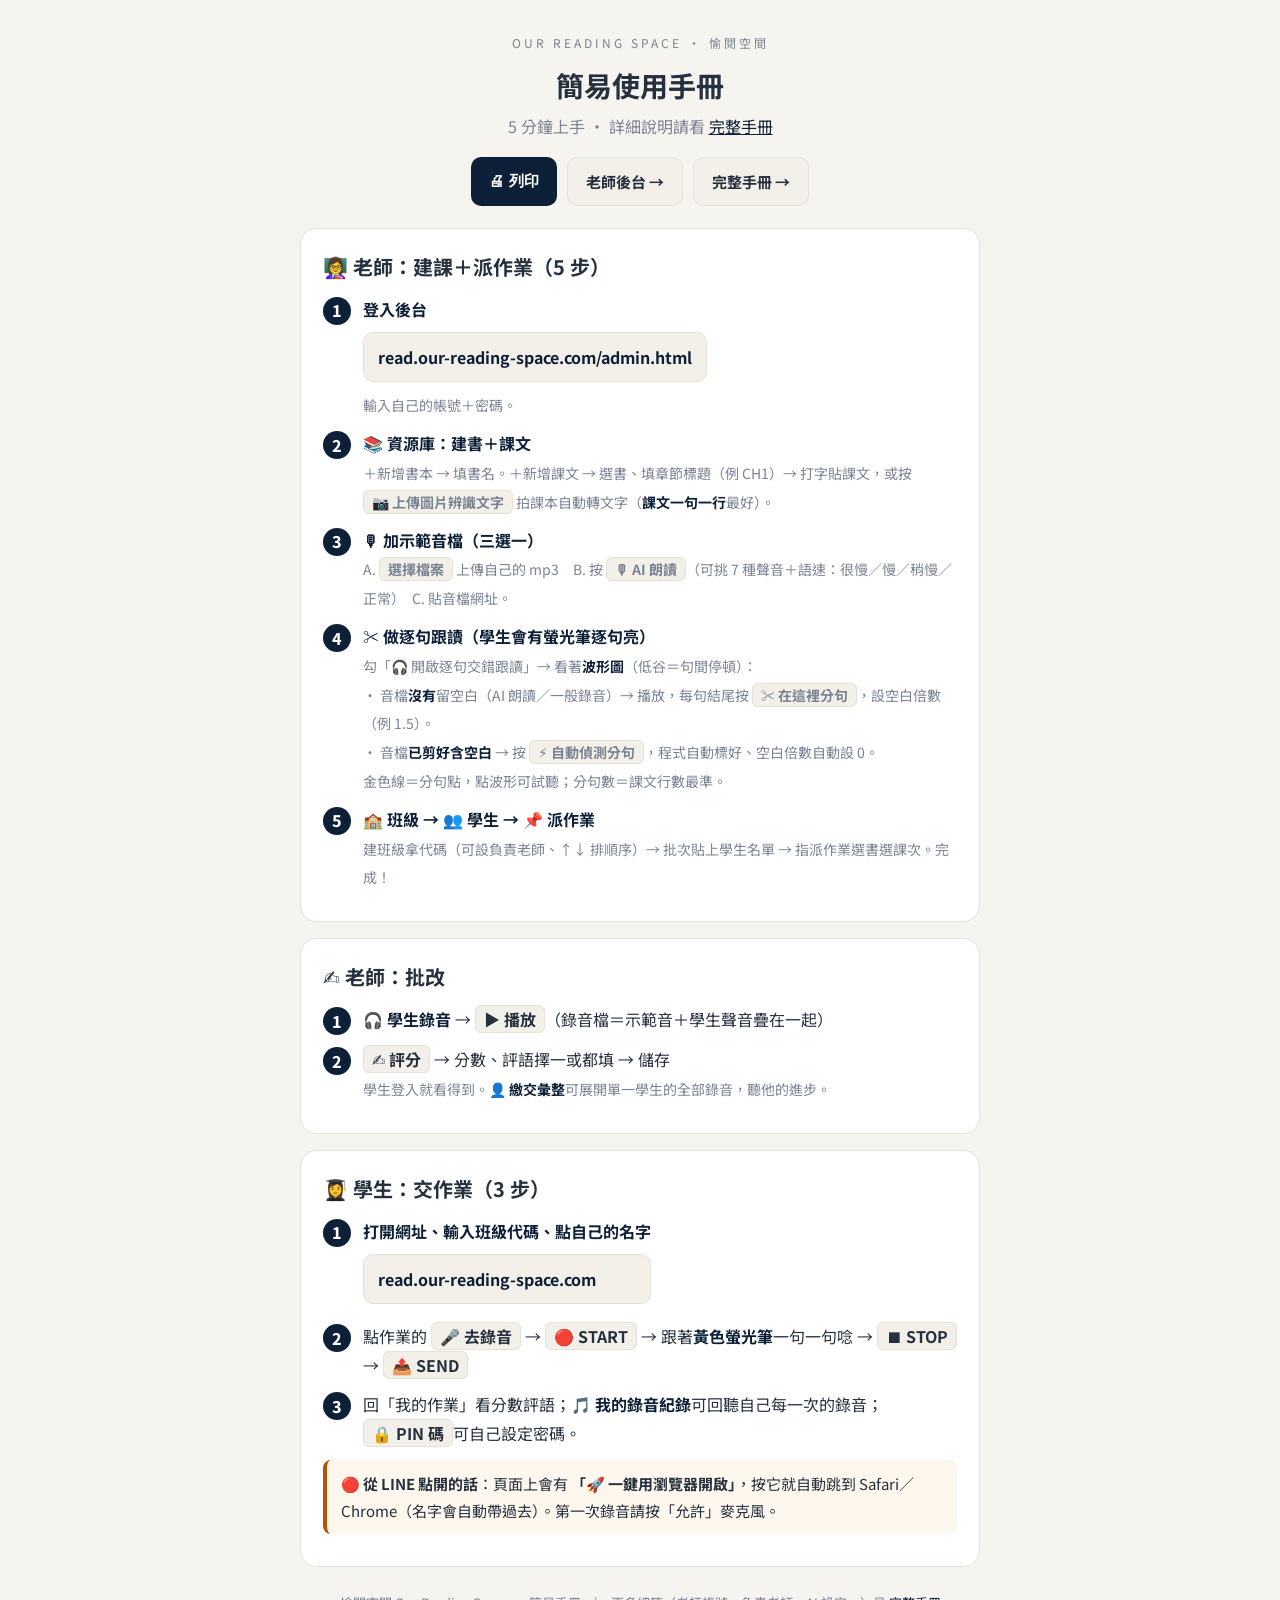
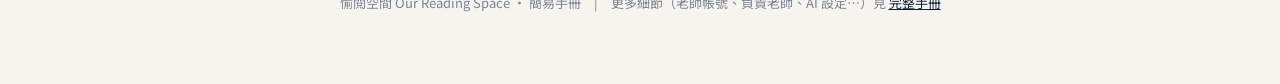
<file: quick.html>
<!DOCTYPE html>
<html lang="zh-TW">
<head>
  <meta charset="UTF-8">
  <meta name="viewport" content="width=device-width, initial-scale=1.0">
  <title>簡易使用手冊 · 愉閱空間 Our Reading Space</title>
  <style>
    @import url("https://fonts.googleapis.com/css2?family=Noto+Sans+TC:wght@400;500;700;900&display=swap");
    :root { --primary:#0e2038; --bg:#f6f4ef; --card:#ffffff; --card2:#f3f0e9; --text:#26313f; --muted:#7a8494; --line:#e6e2d8; --warn:#b45309; }
    * { box-sizing:border-box; }
    body { margin:0; background:var(--bg); color:var(--text);
      font-family:"Noto Sans TC","Segoe UI",system-ui,-apple-system,"PingFang TC","Microsoft JhengHei",sans-serif; line-height:1.8; }
    .wrap { max-width:720px; margin:0 auto; padding:32px 20px 70px; }
    header { text-align:center; margin-bottom:14px; }
    .brand { letter-spacing:3px; color:var(--muted); font-size:12px; }
    h1 { font-size:28px; margin:6px 0 2px; }
    .sub { color:var(--muted); margin-top:0; }
    .toolbar { display:flex; gap:10px; justify-content:center; margin:14px 0 22px; flex-wrap:wrap; }
    .btn { background:var(--primary); color:#ffffff; border:none; border-radius:10px; padding:10px 18px;
      font-weight:700; font-size:15px; cursor:pointer; text-decoration:none; display:inline-block; }
    .btn.ghost { background:var(--card2); color:var(--text); border:1px solid var(--line); }
    section { background:var(--card); border:1px solid var(--line); border-radius:16px; padding:20px 22px; margin-bottom:16px; }
    h2 { font-size:20px; margin:0 0 10px; }
    .step { display:flex; gap:12px; align-items:flex-start; margin:10px 0; }
    .step .n { background:var(--primary); color:#ffffff; min-width:28px; height:28px; border-radius:50%;
      display:inline-flex; align-items:center; justify-content:center; font-weight:800; flex:none; margin-top:2px; }
    .step b { color:#0e2038; }
    .kbd { background:var(--card2); border:1px solid var(--line); border-radius:6px; padding:1px 8px; font-weight:700; white-space:nowrap; }
    .callout { border-left:4px solid var(--warn); background:rgba(246,173,85,.10); padding:10px 14px; border-radius:8px; margin:12px 0; font-size:15px; }
    .url { background:var(--card2); border:1px solid var(--line); border-radius:10px; padding:10px 14px; margin:8px 0;
      font-weight:700; color:var(--primary); word-break:break-all; }
    .muted { color:var(--muted); font-size:14px; }
    footer { text-align:center; color:var(--muted); font-size:13px; margin-top:24px; }
    a { color:var(--primary); }
    @media print {
      body { background:#fff; color:#111; }
      .toolbar { display:none; }
      section, .url, .callout { border-color:#ccc; background:#fff !important; -webkit-print-color-adjust:exact; break-inside:avoid; }
      .step .n { background:#111; color:#fff; }
      h2 { color:#111; } a { color:#111; } .url { color:#111; }
    }
  </style>
</head>
<body>
<div class="wrap">
  <header>
    <div class="brand">OUR READING SPACE · 愉閱空間</div>
    <h1>簡易使用手冊</h1>
    <p class="sub">5 分鐘上手 · 詳細說明請看 <a href="manual.html">完整手冊</a></p>
  </header>

  <div class="toolbar">
    <button class="btn" onclick="window.print()">🖨 列印</button>
    <a class="btn ghost" href="admin.html">老師後台 →</a>
    <a class="btn ghost" href="manual.html">完整手冊 →</a>
  </div>

  <section>
    <h2>👩‍🏫 老師：建課＋派作業（5 步）</h2>
    <div class="step"><span class="n">1</span><div><b>登入後台</b><div class="url">read.our-reading-space.com/admin.html</div><span class="muted">輸入自己的帳號＋密碼。</span></div></div>
    <div class="step"><span class="n">2</span><div><b>📚 資源庫：建書＋課文</b><br><span class="muted">＋新增書本 → 填書名。＋新增課文 → 選書、填章節標題（例 CH1）→ 打字貼課文，或按 <span class="kbd">📷 上傳圖片辨識文字</span> 拍課本自動轉文字（<b>課文一句一行</b>最好）。</span></div></div>
    <div class="step"><span class="n">3</span><div><b>🎙 加示範音檔（三選一）</b><br><span class="muted">A. <span class="kbd">選擇檔案</span> 上傳自己的 mp3　B. 按 <span class="kbd">🎙 AI 朗讀</span>（可挑 7 種聲音＋語速：很慢／慢／稍慢／正常）　C. 貼音檔網址。</span></div></div>
    <div class="step"><span class="n">4</span><div><b>✂ 做逐句跟讀（學生會有螢光筆逐句亮）</b><br><span class="muted">勾「🎧 開啟逐句交錯跟讀」→ 看著<b>波形圖</b>（低谷＝句間停頓）：<br>• 音檔<b>沒有</b>留空白（AI 朗讀／一般錄音）→ 播放，每句結尾按 <span class="kbd">✂ 在這裡分句</span>，設空白倍數（例 1.5）。<br>• 音檔<b>已剪好含空白</b> → 按 <span class="kbd">⚡ 自動偵測分句</span>，程式自動標好、空白倍數自動設 0。<br>金色線＝分句點，點波形可試聽；分句數＝課文行數最準。</span></div></div>
    <div class="step"><span class="n">5</span><div><b>🏫 班級 → 👥 學生 → 📌 派作業</b><br><span class="muted">建班級拿代碼（可設負責老師、↑↓ 排順序）→ 批次貼上學生名單 → 指派作業選書選課次。完成！</span></div></div>
  </section>

  <section>
    <h2>✍️ 老師：批改</h2>
    <div class="step"><span class="n">1</span><div><b>🎧 學生錄音</b> → <span class="kbd">▶ 播放</span>（錄音檔＝示範音＋學生聲音疊在一起）</div></div>
    <div class="step"><span class="n">2</span><div><span class="kbd">✍ 評分</span> → 分數、評語擇一或都填 → 儲存<br><span class="muted">學生登入就看得到。<b>👤 繳交彙整</b>可展開單一學生的全部錄音，聽他的進步。</span></div></div>
  </section>

  <section>
    <h2>👩‍🎓 學生：交作業（3 步）</h2>
    <div class="step"><span class="n">1</span><div><b>打開網址、輸入班級代碼、點自己的名字</b><div class="url">read.our-reading-space.com</div></div></div>
    <div class="step"><span class="n">2</span><div>點作業的 <span class="kbd">🎤 去錄音</span> → <span class="kbd">🔴 START</span> → 跟著<b>黃色螢光筆</b>一句一句唸 → <span class="kbd">⏹ STOP</span> → <span class="kbd">📤 SEND</span></div></div>
    <div class="step"><span class="n">3</span><div>回「我的作業」看分數評語；<b>🎵 我的錄音紀錄</b>可回聽自己每一次的錄音；<span class="kbd">🔒 PIN 碼</span>可自己設定密碼。</div></div>
    <div class="callout">🔴 <b>從 LINE 點開的話</b>：頁面上會有 <b>「🚀 一鍵用瀏覽器開啟」</b>，按它就自動跳到 Safari／Chrome（名字會自動帶過去）。第一次錄音請按「允許」麥克風。</div>
  </section>

  <footer>愉閱空間 Our Reading Space · 簡易手冊　|　更多細節（老師帳號、負責老師、AI 設定…）見 <a href="manual.html">完整手冊</a></footer>
</div>
</body>
</html>
</file>
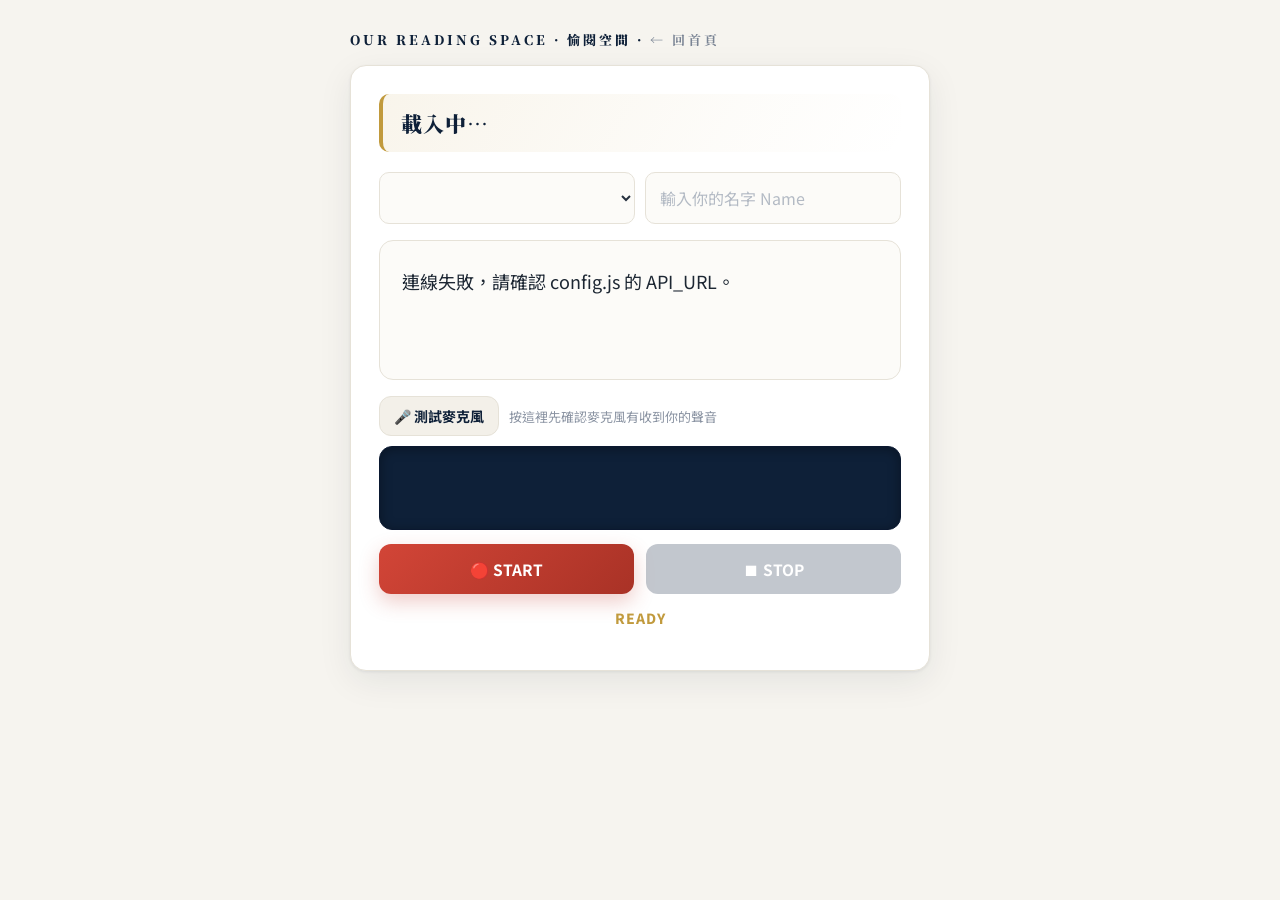
<file: student.html>
<!DOCTYPE html>
<html lang="zh-TW">
<head>
  <meta charset="UTF-8">
  <meta name="viewport" content="width=device-width, initial-scale=1.0, maximum-scale=1.0, user-scalable=no">
  <title>錄音教室 · 愉閱空間 Our Reading Space</title>
  <link rel="stylesheet" href="assets/app.css?v=20260726a">
</head>
<body>
  <div class="wrap">
    <p class="brand">OUR READING SPACE · 愉閱空間 · <a href="index.html" style="color:var(--muted)">← 回首頁</a></p>
    <div class="card">
      <div id="inappWarn" class="hidden" style="background:#fdf3dc;border:1px solid #c19a3d;color:#7a5b13;border-radius:12px;padding:14px 16px;margin-bottom:16px;font-size:14px;line-height:1.8"></div>
      <div class="title-badge" id="bookTitle">載入中…</div>

      <div class="row">
        <select id="lessonSelect"></select>
        <input type="text" id="studentName" placeholder="輸入你的名字 Name">
      </div>

      <div id="lessonText" class="reading-text">請稍候…</div>

      <div style="display:flex;align-items:center;gap:10px;margin:6px 0 -4px;flex-wrap:wrap">
        <button id="testMicBtn" class="btn" style="background:var(--card2);color:var(--ink);border:1.5px solid var(--line);padding:9px 14px;font-size:14px">🎤 測試麥克風</button>
        <span id="micHint" style="font-size:13px;color:#8a93a2">按這裡先確認麥克風有收到你的聲音</span>
      </div>
      <div class="visualizer"><canvas id="visualizer"></canvas></div>
      <audio id="teacherAudio" preload="auto" crossorigin="anonymous" playsinline></audio>

      <div class="btn-grid">
        <button id="startBtn" class="btn btn-rec">🔴 START</button>
        <button id="stopBtn" class="btn btn-stop" disabled>⏹ STOP</button>
        <button id="uploadBtn" class="btn btn-send hidden">📤 SEND TO TEACHER</button>
      </div>
      <p id="status" class="status">READY</p>
      <audio id="audioPlayer" controls class="hidden" playsinline></audio>
    </div>
  </div>

  <script src="assets/config.js?v=20260724b"></script>
  <script src="assets/student.js?v=20260727a"></script>
</body>
</html>
</file>
<file: assets/app.css>
/* =========================================================
 *  愉閱空間 Our Reading Space — 全站設計系統 v4
 *  與主站 our-reading-space.com 同一品牌語言：
 *  米白象牙底 + 深海軍藍 + 金色點綴，Noto Serif TC 標題
 * ========================================================= */
@import url('https://fonts.googleapis.com/css2?family=Noto+Sans+TC:wght@400;500;700;900&family=Noto+Serif+TC:wght@700;900&display=swap');

:root {
  /* 品牌色（與主站一致） */
  --ink: #0e2038;                /* 深海軍藍 */
  --ink-2: #16324f;
  --gold: #c19a3d;
  --gold-2: #dcbb6a;
  --gold-soft: #efe4c8;
  --ok: #1e7f4f;

  /* 介面色 */
  --primary: #0e2038;
  --primary-2: #16324f;
  --primary-ink: #ffffff;
  --bg: #f6f4ef;
  --card: #ffffff;
  --card2: #f3f0e9;
  --text: #26313f;
  --muted: #7a8494;
  --line: #e6e2d8;
  --danger: #c0392b;
  --warn: #b45309;
  --radius: 16px;
  --serif: "Noto Serif TC", "Cormorant Garamond", serif;
  --shadow: 0 1px 3px rgba(14,32,56,.07), 0 10px 34px rgba(14,32,56,.08);
  --ring: 0 0 0 3px rgba(193, 154, 61, .28);
}

* { box-sizing: border-box; }

body {
  font-family: "Noto Sans TC", -apple-system, "PingFang TC", "Microsoft JhengHei", sans-serif;
  background: var(--bg);
  color: var(--text);
  margin: 0; padding: 26px 18px;
  display: flex; justify-content: center;
  min-height: 100vh;
  -webkit-font-smoothing: antialiased;
}
a { color: var(--gold); font-weight: 700; text-decoration-thickness: 1px; text-underline-offset: 3px; }
a:hover { color: #a8842f; }

.wrap { width: 100%; max-width: 580px; }
.wrap-wide { width: 100%; max-width: 1120px; }

/* 品牌字 */
.brand {
  font-family: var(--serif);
  font-size: 13px; color: var(--ink);
  letter-spacing: 3px; font-weight: 900;
  margin: 4px 0 16px;
}
.brand a { text-decoration: none; }

/* 卡片 */
.card {
  background: var(--card);
  padding: 28px;
  border-radius: var(--radius);
  border: 1px solid var(--line);
  box-shadow: var(--shadow);
  margin-bottom: 18px;
}

/* 區塊標題（襯線，品牌感） */
.title-badge {
  font-family: var(--serif);
  background: linear-gradient(120deg, rgba(193,154,61,.10), rgba(193,154,61,.03) 65%, transparent);
  border-left: 4px solid var(--gold);
  color: var(--ink);
  padding: 14px 18px;
  border-radius: 10px;
  font-weight: 900; font-size: 21px; letter-spacing: 1px;
  margin-bottom: 20px;
}

/* 課文區 */
.reading-text {
  background: #fcfbf8;
  border: 1px solid var(--line);
  padding: 22px; border-radius: 14px;
  text-align: left; font-size: 18px; line-height: 2; color: #1d2733;
  margin: 16px 0; min-height: 140px;
  white-space: pre-wrap; word-break: break-word;
}

/* 表單 */
label.fld { display: block; font-size: 13px; font-weight: 700; color: var(--muted); margin: 14px 0 6px; letter-spacing: .4px; }
input, select, textarea {
  width: 100%; padding: 12px 14px;
  border-radius: 10px; border: 1.5px solid var(--line);
  background: #fcfbf8; color: var(--text);
  font-size: 16px; font-family: inherit;
  transition: border-color .18s, box-shadow .18s;
}
input:focus, select:focus, textarea:focus {
  outline: none; border-color: var(--gold); box-shadow: var(--ring); background: #fff;
}
input::placeholder, textarea::placeholder { color: #b3bac4; }
textarea { min-height: 130px; line-height: 1.7; resize: vertical; }
.row { display: flex; gap: 10px; }
.row > * { flex: 1; }

/* 波形框（深藍儀表感，金色波形） */
.visualizer {
  background: var(--ink);
  border-radius: 13px; height: 84px; margin: 14px 0;
  border: 1px solid #0a1830; overflow: hidden;
  box-shadow: inset 0 2px 12px rgba(0,0,0,.35);
}
canvas { width: 100%; height: 100%; display: block; }

/* 按鈕 */
.btn {
  padding: 14px 18px;
  border-radius: 12px; border: none;
  font-weight: 700; font-size: 15.5px; font-family: inherit;
  cursor: pointer; color: #fff;
  transition: transform .15s, box-shadow .15s, filter .15s;
}
.btn:hover { transform: translateY(-1px); filter: brightness(1.12); }
.btn:active { transform: translateY(0); }
.btn:disabled { opacity: .45; cursor: not-allowed; transform: none; filter: none; }
.btn:focus-visible { outline: none; box-shadow: var(--ring); }

.btn-grid { display: grid; grid-template-columns: 1fr 1fr; gap: 12px; }
.btn-rec  { background: linear-gradient(135deg, #d24537, #a93226); box-shadow: 0 8px 20px rgba(192,57,43,.25); }
.btn-stop { background: #7a8494; }
.btn-send, .btn-primary {
  background: linear-gradient(135deg, var(--ink-2) 0%, var(--ink) 65%);
  color: #fff;
  box-shadow: 0 10px 24px rgba(14,32,56,.28);
}
.btn-send { grid-column: span 2; }
.btn-ghost { background: #ffffff; border: 1.5px solid var(--line); color: var(--ink); }
.btn-ghost:hover { border-color: var(--gold-2); }
.btn-danger { background: linear-gradient(135deg, #d24537, #a93226); }
.btn-sm { padding: 8px 13px; font-size: 13px; border-radius: 9px; }

/* 狀態列 */
.status { margin-top: 14px; font-size: 14px; color: var(--gold); font-weight: 800; text-align: center; letter-spacing: 1px; }

/* 清單連結（選書/選名字） */
.class-links { display: grid; gap: 12px; margin-top: 8px; }
.grade-title {
  font-family: var(--serif);
  color: var(--ink); font-size: 14px; font-weight: 900; letter-spacing: 1px;
  margin: 18px 0 4px; padding-left: 10px; border-left: 3px solid var(--gold);
}
.grade-title:first-child { margin-top: 4px; }
.class-link {
  display: flex; justify-content: space-between; align-items: center;
  padding: 17px 20px;
  background: #ffffff;
  border: 1.5px solid var(--line);
  border-radius: 14px;
  text-decoration: none; color: var(--text);
  transition: transform .16s, border-color .16s, box-shadow .16s;
}
.class-link:hover {
  border-color: var(--gold-2);
  transform: translateY(-2px);
  box-shadow: 0 12px 28px rgba(14,32,56,.10);
  color: var(--text);
}
.class-link b { font-size: 17.5px; font-weight: 700; color: var(--ink); }
.class-link small { color: var(--muted); display: block; margin-top: 3px; font-weight: 400; }
.class-link .go { color: var(--gold); font-weight: 800; font-size: 14.5px; white-space: nowrap; }

/* 後台分頁 */
.tabs { display: flex; gap: 8px; flex-wrap: wrap; margin-bottom: 18px; }
.tab {
  padding: 9px 16px; border-radius: 99px;
  background: #ffffff; border: 1.5px solid var(--line);
  cursor: pointer; font-weight: 700; font-size: 14px; color: var(--muted);
  transition: all .16s; user-select: none;
}
.tab:hover { color: var(--ink); border-color: var(--gold-2); }
.tab.active {
  background: linear-gradient(135deg, var(--ink-2) 0%, var(--ink) 65%);
  color: #fff; border-color: transparent; font-weight: 800;
  box-shadow: 0 6px 16px rgba(14,32,56,.25);
}

/* 表格 */
table { width: 100%; border-collapse: collapse; font-size: 14.5px; }
th, td { text-align: left; padding: 12px 10px; border-bottom: 1px solid var(--line); vertical-align: middle; }
th {
  color: var(--muted); font-weight: 800; font-size: 11.5px;
  text-transform: uppercase; letter-spacing: 1.2px;
}
tr { transition: background .12s; }
tr:hover td { background: #faf8f3; }

/* 標籤 */
.pill { padding: 4px 11px; border-radius: 99px; font-size: 12px; font-weight: 700; letter-spacing: .3px; }
.pill.new { background: var(--gold-soft); color: #7a5b13; border: 1px solid #e3d3a6; }
.pill.reviewed { background: #ddeee4; color: var(--ok); border: 1px solid #bcdcc9; }

.hint { color: var(--muted); font-size: 13.5px; line-height: 1.7; }
.grid2 { display: grid; grid-template-columns: 1fr 1fr; gap: 12px; }
.hidden { display: none !important; }

/* 統計卡 */
.stat-cards { display: grid; grid-template-columns: repeat(auto-fill, minmax(160px, 1fr)); gap: 12px; }
.stat {
  background: linear-gradient(160deg, rgba(193,154,61,.08), transparent 55%), #ffffff;
  border: 1px solid var(--line); border-radius: 14px; padding: 18px;
}
.stat .n { font-family: var(--serif); font-size: 32px; font-weight: 900; color: var(--ink); line-height: 1.1; }
.stat .l { color: var(--muted); font-size: 13px; margin-top: 6px; }

audio { width: 100%; margin-top: 8px; }

/* 工具列 */
.toolbar { display: flex; gap: 8px; align-items: center; flex-wrap: wrap; margin-bottom: 14px; }
.toolbar .spacer { flex: 1; }
.toolbar b { font-size: 15px; letter-spacing: .3px; color: var(--ink); }

/* 彈窗微調 */
#modal { backdrop-filter: blur(4px); }

/* 進場動畫 */
@keyframes rise { from { opacity: 0; transform: translateY(8px); } to { opacity: 1; transform: none; } }
.card { animation: rise .35s ease both; }

/* 逐句跟讀：目前這句的螢光筆標記 */
.sentSpan { border-radius: 5px; padding: 1px 4px; transition: background .25s; box-decoration-break: clone; -webkit-box-decoration-break: clone; }
.sentNow { background: #ffe98a; color: #26313f; font-weight: 700; }

@media (max-width: 640px) {
  body { padding: 16px 12px; }
  .card { padding: 20px 16px; }
  .grid2 { grid-template-columns: 1fr; }
  td .btn-sm { margin-bottom: 4px; }
  .title-badge { font-size: 19px; }
}

/* ============ 品牌登入頁（雙欄，與主站同款） ============ */
.login-split { position: fixed; inset: 0; z-index: 10; display: flex; background: var(--bg); overflow: auto; }
.login-split.hidden { display: none; }
.login-hero {
  flex: 1.08; position: relative; overflow: hidden;
  background: radial-gradient(900px 600px at 20% 15%, #1b3a5e 0%, #12294a 45%, var(--ink) 100%);
  color: #fff; display: flex; align-items: center;
  padding: 56px;
}
.login-hero::before, .login-hero::after {
  content: ""; position: absolute; border: 1px solid rgba(193,154,61,.45); border-radius: 50%;
}
.login-hero::before { width: 560px; height: 560px; right: -160px; bottom: -220px; }
.login-hero::after  { width: 330px; height: 330px; right: -40px;  bottom: -120px; opacity: .8; }
.hero-inner { max-width: 460px; }
.hero-eyebrow { color: var(--gold); letter-spacing: 7px; font-weight: 700; font-size: 15px; margin-bottom: 18px; }
.hero-title {
  font-family: var(--serif); font-weight: 900; color: #fff;
  font-size: clamp(26px, 3.3vw, 42px); line-height: 1.22; letter-spacing: 2px; margin: 0 0 22px;
  white-space: nowrap;
}
.hero-desc { color: rgba(255,255,255,.82); font-size: 16.5px; line-height: 2; margin: 0 0 26px; }
.hero-bar { width: 84px; height: 4px; background: var(--gold); border-radius: 2px; }
.login-panel { flex: 1; display: flex; align-items: center; justify-content: center; padding: 48px 34px; background: var(--bg); }
.login-box { width: 100%; max-width: 430px; }
.panel-title { font-family: var(--serif); font-weight: 900; color: var(--ink); font-size: 40px; letter-spacing: 2px; margin: 0 0 10px; }
.panel-sub { color: var(--muted); font-size: 15.5px; margin: 0 0 26px; }
.panel-sub .sep { margin: 0 8px; color: #cfd6de; }
.login-box label.fld { font-size: 15px; color: var(--ink); font-weight: 700; margin-top: 18px; }
.login-box input { padding: 14px 16px; font-size: 16.5px; }
.login-box .btn-primary { width: 100%; padding: 16px; font-size: 17px; letter-spacing: 4px; margin-top: 20px; }
.login-links { text-align: center; margin-top: 26px; color: var(--muted); font-size: 14px; }
.login-links a { margin: 0 6px; }
@media (max-width: 900px) {
  .login-split { flex-direction: column; }
  .login-hero { padding: 44px 30px 38px; flex: none; }
  .hero-title { font-size: clamp(22px, 7.6vw, 30px); }
  .login-hero::before { width: 320px; height: 320px; right: -120px; bottom: -180px; }
  .login-hero::after { width: 190px; height: 190px; right: -30px; bottom: -90px; }
  .login-panel { padding: 34px 22px 60px; align-items: flex-start; }
  .panel-title { font-size: 30px; }
}
</file>
